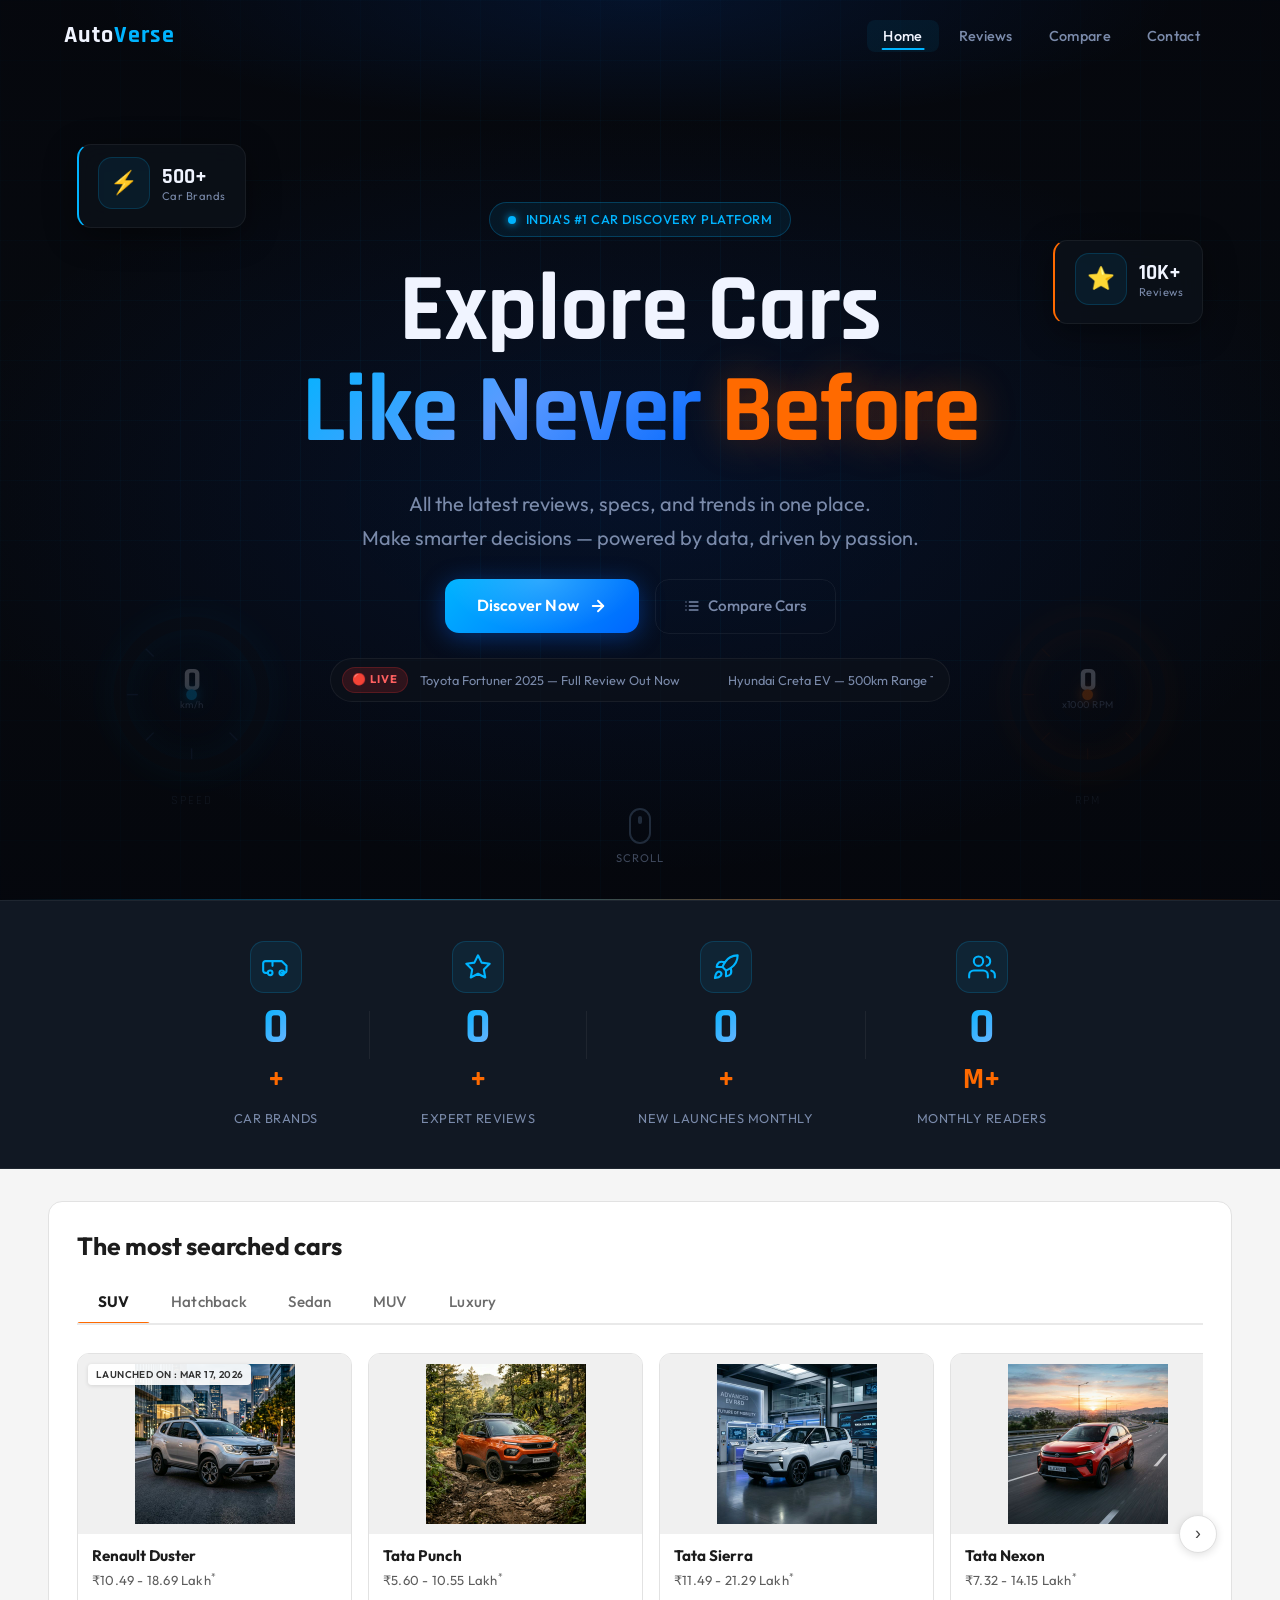
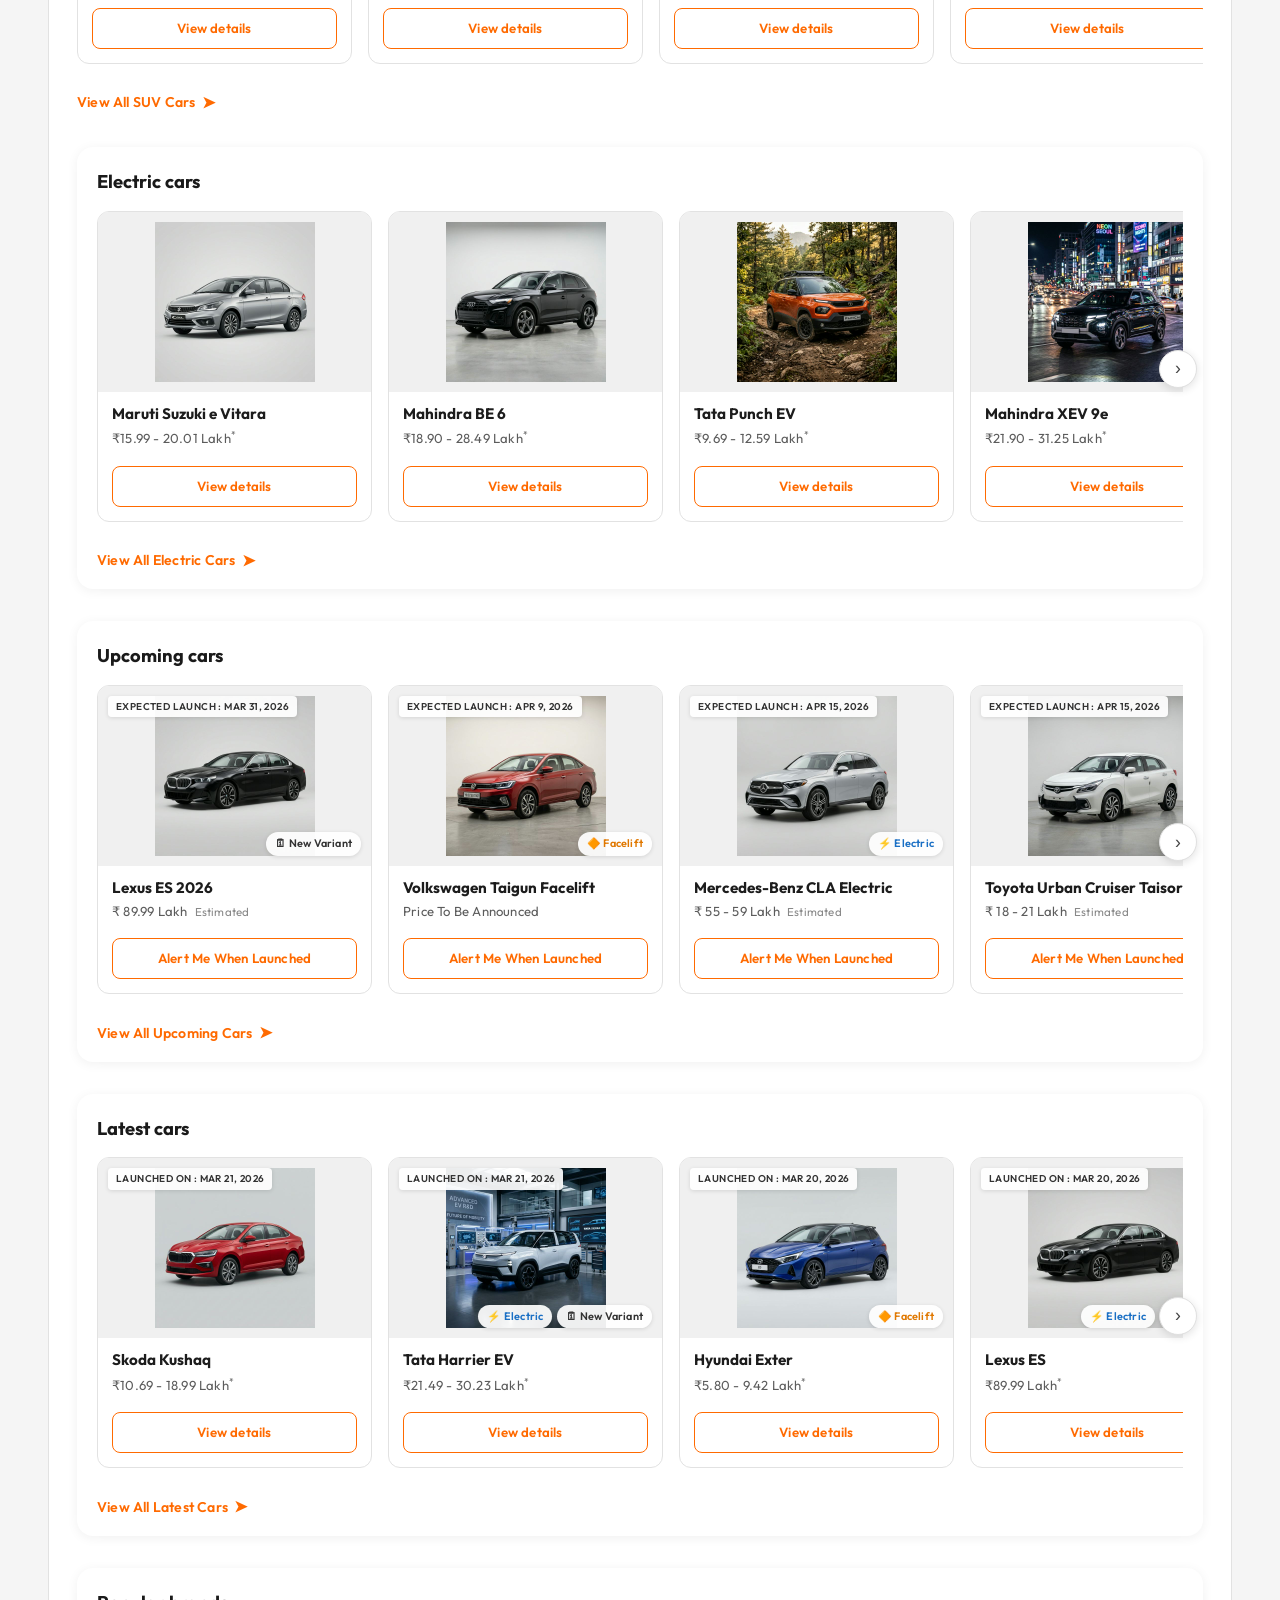
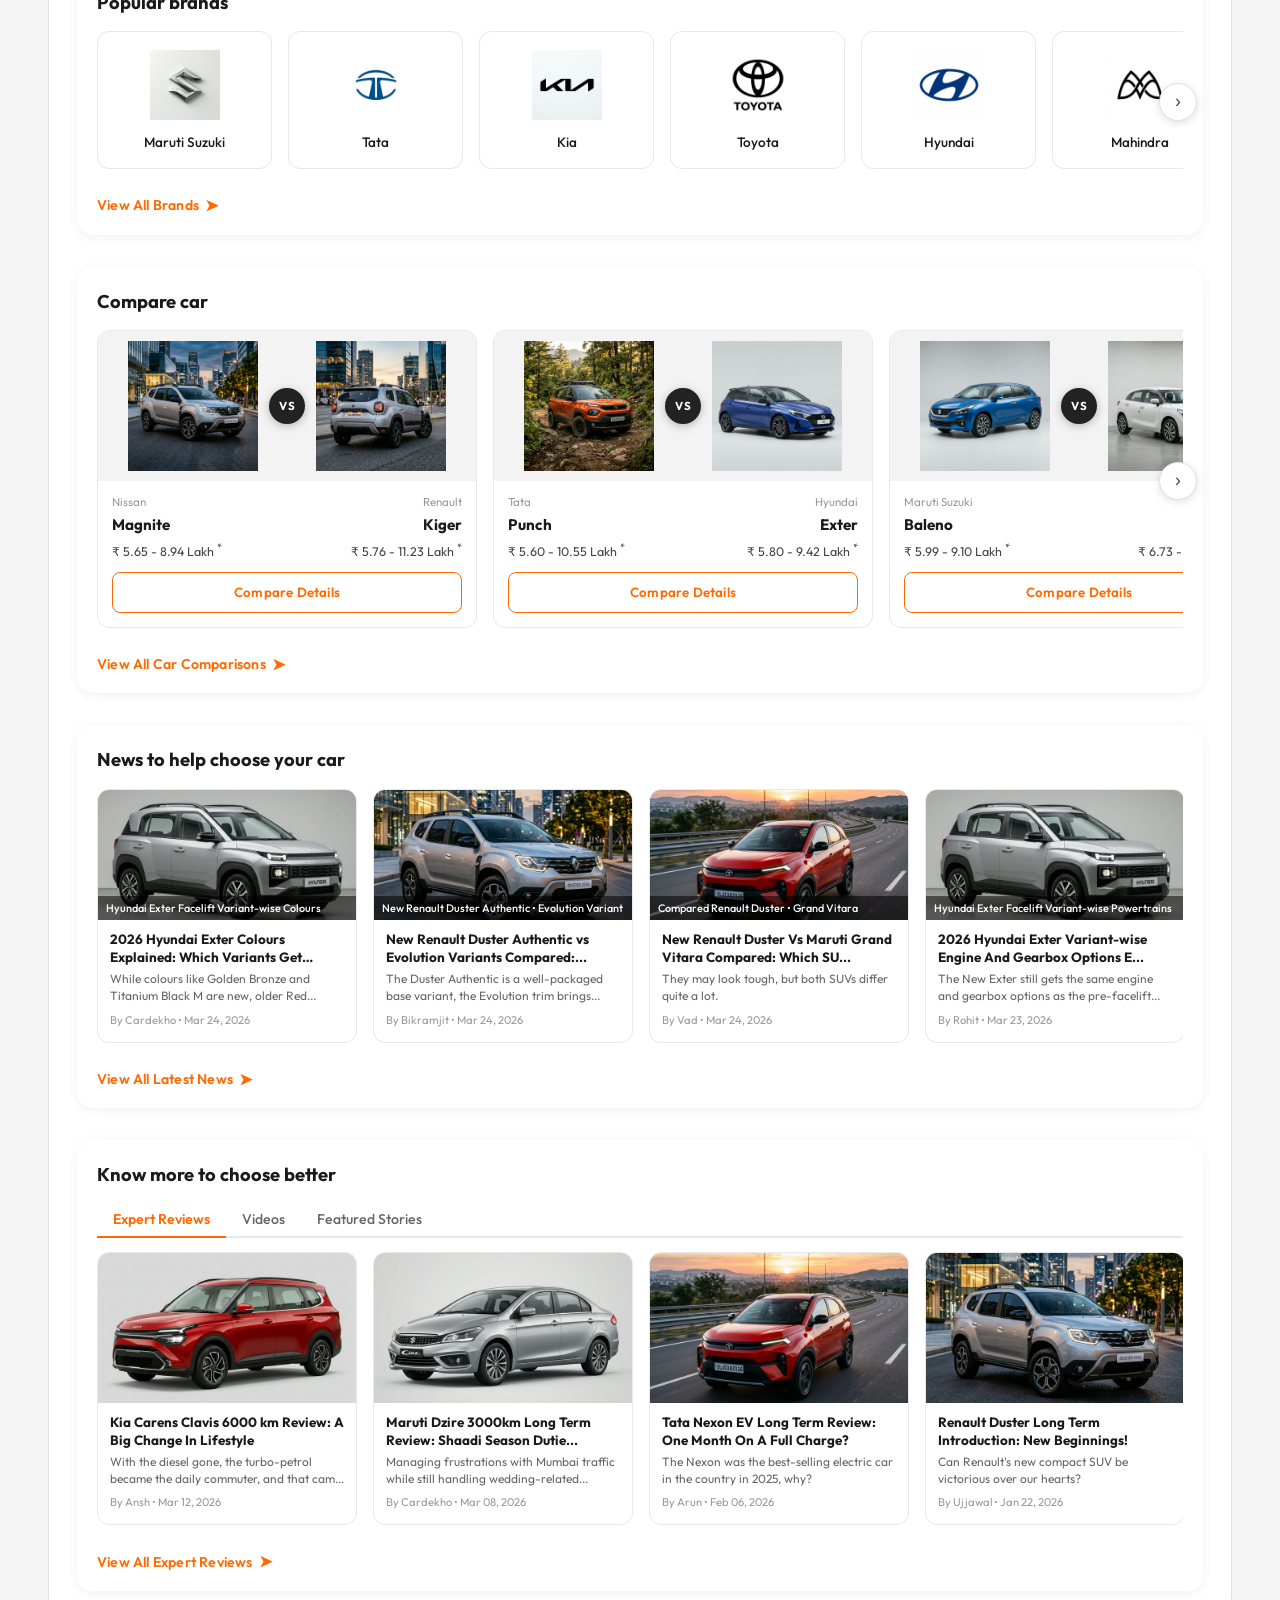
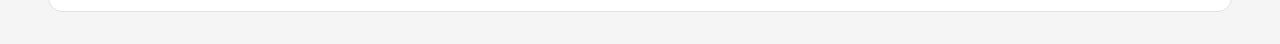
<file: index.html>
<!DOCTYPE html>
<html lang="en">
<head>
  <meta charset="UTF-8" />
  <meta name="viewport" content="width=device-width, initial-scale=1.0" />
  <meta name="description" content="Explore the latest car reviews, specs, comparisons, and trends. Your ultimate destination for everything automotive." />
  <title>AutoVerse — Explore Cars Like Never Before</title>
  <link rel="preconnect" href="https://fonts.googleapis.com" />
  <link rel="preconnect" href="https://fonts.gstatic.com" crossorigin />
  <link href="https://fonts.googleapis.com/css2?family=Outfit:wght@300;400;500;600;700;800;900&family=Rajdhani:wght@400;500;600;700&display=swap" rel="stylesheet" />
  <link rel="stylesheet" href="style.css" />
</head>
<body>

  <!-- ═══════════════════════ NAVBAR ═══════════════════════ -->
  <nav class="navbar" id="navbar">
    <div class="nav-container" style="display:flex; width:100%; align-items:center; justify-content:space-between;">
      <a href="#" class="nav-logo" id="site-logo">
        <span class="logo-text">Auto<span class="logo-accent">Verse</span></span>
      </a>

      <ul class="nav-links" id="nav-links">
        <li><a href="#" class="nav-link active">Home</a></li>
        <li><a href="#" class="nav-link">Reviews</a></li>
        <li><a href="#" class="nav-link">Compare</a></li>
        <li><a href="#" class="nav-link">Contact</a></li>
      </ul>
    </div>
  </nav>

  <!-- ═══════════════════════ HERO SECTION ═══════════════════════ -->
  <section class="hero" id="hero">

    <!--
      YOUTUBE VIDEO BACKGROUND
      Video: https://www.youtube.com/watch?v=vlDOjTaaEdA
      Starts at 5 seconds, autoplay, muted, looped, no controls.
      A dark overlay sits on top to keep text legible.
    -->
    <div class="yt-bg-wrapper" id="ytBgWrapper">
      <div id="ytPlayer"></div>
    </div>
    <!-- Dark cinematic overlay for text legibility -->
    <div class="yt-overlay"></div>

    <!-- HUD grid overlay -->
    <div class="hero-grid-overlay"></div>

    <!-- Gauges decoration -->
    <div class="gauge-container" aria-hidden="true">
      <div class="gauge gauge-left" id="gaugeLeft">
        <svg class="gauge-svg" viewBox="0 0 200 200" xmlns="http://www.w3.org/2000/svg">
          <circle class="gauge-track" cx="100" cy="100" r="80" fill="none" stroke="#0d1117" stroke-width="14"/>
          <circle class="gauge-fill gauge-fill-blue" id="gaugeLeftFill" cx="100" cy="100" r="80" fill="none" stroke="url(#blueGrad)" stroke-width="14"
            stroke-dasharray="502" stroke-dashoffset="502" stroke-linecap="round" transform="rotate(-225 100 100)"/>
          <defs>
            <linearGradient id="blueGrad" x1="0%" y1="0%" x2="100%" y2="0%">
              <stop offset="0%" stop-color="#00b4ff"/>
              <stop offset="100%" stop-color="#0066ff"/>
            </linearGradient>
          </defs>
          <!-- Tick marks -->
          <g class="gauge-ticks" stroke="#1e3a5f" stroke-width="1.5">
            <line x1="100" y1="28" x2="100" y2="40" transform="rotate(-225 100 100)"/>
            <line x1="100" y1="28" x2="100" y2="40" transform="rotate(-180 100 100)"/>
            <line x1="100" y1="28" x2="100" y2="40" transform="rotate(-135 100 100)"/>
            <line x1="100" y1="28" x2="100" y2="40" transform="rotate(-90 100 100)"/>
            <line x1="100" y1="28" x2="100" y2="40" transform="rotate(-45 100 100)"/>
          </g>
          <text x="100" y="95" text-anchor="middle" class="gauge-val" id="gaugeLeftVal">0</text>
          <text x="100" y="115" text-anchor="middle" class="gauge-label-text">km/h</text>
          <circle cx="100" cy="100" r="6" fill="#00b4ff" class="gauge-center-dot"/>
        </svg>
        <p class="gauge-caption">Speed</p>
      </div>

      <div class="gauge gauge-right" id="gaugeRight">
        <svg class="gauge-svg" viewBox="0 0 200 200" xmlns="http://www.w3.org/2000/svg">
          <circle class="gauge-track" cx="100" cy="100" r="80" fill="none" stroke="#0d1117" stroke-width="14"/>
          <circle class="gauge-fill" id="gaugeRightFill" cx="100" cy="100" r="80" fill="none" stroke="url(#orangeGrad)" stroke-width="14"
            stroke-dasharray="502" stroke-dashoffset="502" stroke-linecap="round" transform="rotate(-225 100 100)"/>
          <defs>
            <linearGradient id="orangeGrad" x1="0%" y1="0%" x2="100%" y2="0%">
              <stop offset="0%" stop-color="#ff6a00"/>
              <stop offset="100%" stop-color="#ffb347"/>
            </linearGradient>
          </defs>
          <g class="gauge-ticks" stroke="#3a1a0d" stroke-width="1.5">
            <line x1="100" y1="28" x2="100" y2="40" transform="rotate(-225 100 100)"/>
            <line x1="100" y1="28" x2="100" y2="40" transform="rotate(-180 100 100)"/>
            <line x1="100" y1="28" x2="100" y2="40" transform="rotate(-135 100 100)"/>
            <line x1="100" y1="28" x2="100" y2="40" transform="rotate(-90 100 100)"/>
            <line x1="100" y1="28" x2="100" y2="40" transform="rotate(-45 100 100)"/>
          </g>
          <text x="100" y="95" text-anchor="middle" class="gauge-val" id="gaugeRightVal">0</text>
          <text x="100" y="115" text-anchor="middle" class="gauge-label-text">x1000 RPM</text>
          <circle cx="100" cy="100" r="6" fill="#ff6a00" class="gauge-center-dot-orange"/>
        </svg>
        <p class="gauge-caption">RPM</p>
      </div>
    </div>

    <!-- Data stream lines decoration -->
    <div class="data-lines" aria-hidden="true">
      <div class="data-line dl-1"></div>
      <div class="data-line dl-2"></div>
      <div class="data-line dl-3"></div>
      <div class="data-line dl-4"></div>
      <div class="data-line dl-5"></div>
    </div>

    <!-- Floating stats -->
    <div class="floating-stat stat-top-left" id="statBrand">
      <span class="stat-icon">⚡</span>
      <div>
        <span class="stat-value">500+</span>
        <span class="stat-label">Car Brands</span>
      </div>
    </div>

    <div class="floating-stat stat-top-right" id="statReviews">
      <span class="stat-icon">⭐</span>
      <div>
        <span class="stat-value">10K+</span>
        <span class="stat-label">Reviews</span>
      </div>
    </div>

    <!-- Hero content -->
    <div class="hero-content" id="hero-content">
      <div class="hero-badge" id="hero-badge">
        <span class="badge-dot"></span>
        <span>India's #1 Car Discovery Platform</span>
      </div>

      <h1 class="hero-title" id="hero-title">
        Explore Cars<br/>
        <span class="title-gradient">Like Never</span>
        <span class="title-accent"> Before</span>
      </h1>

      <p class="hero-sub" id="hero-sub">
        All the latest reviews, specs, and trends in one place.<br class="hide-mobile"/>
        Make smarter decisions — powered by data, driven by passion.
      </p>

      <div class="hero-actions" id="hero-actions">
        <a href="#" class="btn-primary" id="cta-discover">
          <span class="btn-text">Discover Now</span>
          <span class="btn-icon">
            <svg xmlns="http://www.w3.org/2000/svg" viewBox="0 0 24 24" fill="none" stroke="currentColor" stroke-width="2.5" stroke-linecap="round" stroke-linejoin="round" width="18" height="18">
              <path d="M5 12h14"/><path d="m12 5 7 7-7 7"/>
            </svg>
          </span>
          <div class="btn-glow"></div>
        </a>
        <a href="#" class="btn-secondary" id="cta-compare">
          <svg xmlns="http://www.w3.org/2000/svg" viewBox="0 0 24 24" fill="none" stroke="currentColor" stroke-width="2" stroke-linecap="round" stroke-linejoin="round" width="16" height="16">
            <path d="M8 6h13M8 12h13M8 18h13M3 6h.01M3 12h.01M3 18h.01"/>
          </svg>
          Compare Cars
        </a>
      </div>

      <!-- Live ticker -->
      <div class="live-ticker" id="live-ticker">
        <span class="ticker-label">🔴 LIVE</span>
        <div class="ticker-track">
          <div class="ticker-items" id="tickerItems">
            <span>Toyota Fortuner 2025 — Full Review Out Now</span>
            <span>Hyundai Creta EV — 500km Range Tested</span>
            <span>Mahindra BE 6e — Launch Price Revealed</span>
            <span>Tata Punch vs WagonR — Which wins?</span>
            <span>BYD ATTO 3 — India Price Comparison</span>
          </div>
        </div>
      </div>
    </div>

    <!-- Scroll cue -->
    <div class="scroll-cue" id="scroll-cue" aria-label="Scroll down">
      <div class="scroll-mouse">
        <div class="scroll-wheel"></div>
      </div>
      <span>Scroll</span>
    </div>
  </section>

  <!-- ═══════════════════════ QUICK STATS BAR ═══════════════════════ -->
  <section class="stats-bar" id="stats-bar">
    <div class="stats-container">
      <div class="stat-item">
        <span class="stat-icon">
          <svg xmlns="http://www.w3.org/2000/svg" viewBox="0 0 24 24" fill="none" stroke="currentColor" stroke-width="1.8" stroke-linecap="round" stroke-linejoin="round" width="28" height="28">
            <path d="M5 17H3a2 2 0 0 1-2-2V9a2 2 0 0 1 2-2h14l4 4v4a2 2 0 0 1-2 2h-2"/>
            <circle cx="7" cy="17" r="2"/><circle cx="17" cy="17" r="2"/>
            <path d="M9 11V7"/>
          </svg>
        </span>
        <span class="stat-num" data-target="500">0</span><span class="stat-unit">+</span>
        <span class="stat-desc">Car Brands</span>
      </div>
      <div class="stat-divider"></div>
      <div class="stat-item">
        <span class="stat-icon">
          <svg xmlns="http://www.w3.org/2000/svg" viewBox="0 0 24 24" fill="none" stroke="currentColor" stroke-width="1.8" stroke-linecap="round" stroke-linejoin="round" width="28" height="28">
            <polygon points="12 2 15.09 8.26 22 9.27 17 14.14 18.18 21.02 12 17.77 5.82 21.02 7 14.14 2 9.27 8.91 8.26 12 2"/>
          </svg>
        </span>
        <span class="stat-num" data-target="10000">0</span><span class="stat-unit">+</span>
        <span class="stat-desc">Expert Reviews</span>
      </div>
      <div class="stat-divider"></div>
      <div class="stat-item">
        <span class="stat-icon">
          <svg xmlns="http://www.w3.org/2000/svg" viewBox="0 0 24 24" fill="none" stroke="currentColor" stroke-width="1.8" stroke-linecap="round" stroke-linejoin="round" width="28" height="28">
            <path d="M4.5 16.5c-1.5 1.26-2 5-2 5s3.74-.5 5-2c.71-.84.7-2.13-.09-2.91a2.18 2.18 0 0 0-2.91-.09z"/>
            <path d="m12 15-3-3a22 22 0 0 1 2-3.95A12.88 12.88 0 0 1 22 2c0 2.72-.78 7.5-6 11a22.35 22.35 0 0 1-4 2z"/>
            <path d="M9 12H4s.55-3.03 2-4c1.62-1.08 5 0 5 0"/>
            <path d="M12 15v5s3.03-.55 4-2c1.08-1.62 0-5 0-5"/>
          </svg>
        </span>
        <span class="stat-num" data-target="50">0</span><span class="stat-unit">+</span>
        <span class="stat-desc">New Launches Monthly</span>
      </div>
      <div class="stat-divider"></div>
      <div class="stat-item">
        <span class="stat-icon">
          <svg xmlns="http://www.w3.org/2000/svg" viewBox="0 0 24 24" fill="none" stroke="currentColor" stroke-width="1.8" stroke-linecap="round" stroke-linejoin="round" width="28" height="28">
            <path d="M17 21v-2a4 4 0 0 0-4-4H5a4 4 0 0 0-4 4v2"/>
            <circle cx="9" cy="7" r="4"/>
            <path d="M23 21v-2a4 4 0 0 0-3-3.87"/>
            <path d="M16 3.13a4 4 0 0 1 0 7.75"/>
          </svg>
        </span>
        <span class="stat-num" data-target="2">0</span><span class="stat-unit">M+</span>
        <span class="stat-desc">Monthly Readers</span>
      </div>
    </div>
  </section>

  <!-- ═══════════════════════ MOST SEARCHED CARS ═══════════════════════ -->
  <section class="most-searched" id="most-searched">
    <div class="ms-container">
      <h2 class="ms-title">The most searched cars</h2>
      <div class="ms-tabs"></div>
      <div class="ms-panels-wrap">
        <div class="ms-panels-container"></div>
      </div>
    </div>
  </section>



  <!-- YouTube IFrame API -->
  <script src="https://www.youtube.com/iframe_api"></script>
  <script>
    // ── YouTube Background Player ──────────────────────────────
    var ytPlayer;

    // Called automatically by the YT IFrame API when ready
    function onYouTubeIframeAPIReady() {
      ytPlayer = new YT.Player('ytPlayer', {
        videoId: 'vlDOjTaaEdA',
        playerVars: {
          autoplay:        1,
          mute:            1,
          loop:            1,
          playlist:        'vlDOjTaaEdA', // required for loop to work
          start:           5,             // start at 5 seconds
          controls:        0,
          disablekb:       1,
          fs:              0,
          iv_load_policy:  3,
          modestbranding:  1,
          rel:             0,
          showinfo:        0,
          cc_load_policy:  0,
          origin:          window.location.origin,
        },
        events: {
          onReady: function (e) {
            e.target.mute();
            e.target.playVideo();
          },
          onStateChange: function (e) {
            // Ensure video keeps playing (some browsers pause after loop)
            if (e.data === YT.PlayerState.ENDED) {
              e.target.seekTo(5);
              e.target.playVideo();
            }
            // Remove any grey placeholder once video starts buffering
            if (e.data === YT.PlayerState.PLAYING ||
                e.data === YT.PlayerState.BUFFERING) {
              document.getElementById('ytBgWrapper').classList.add('yt-ready');
            }
          }
        }
      });
    }
  </script>
  <script src="hero.js"></script>
  <script src="most-searched.js"></script>
</body>
</html>
</file>
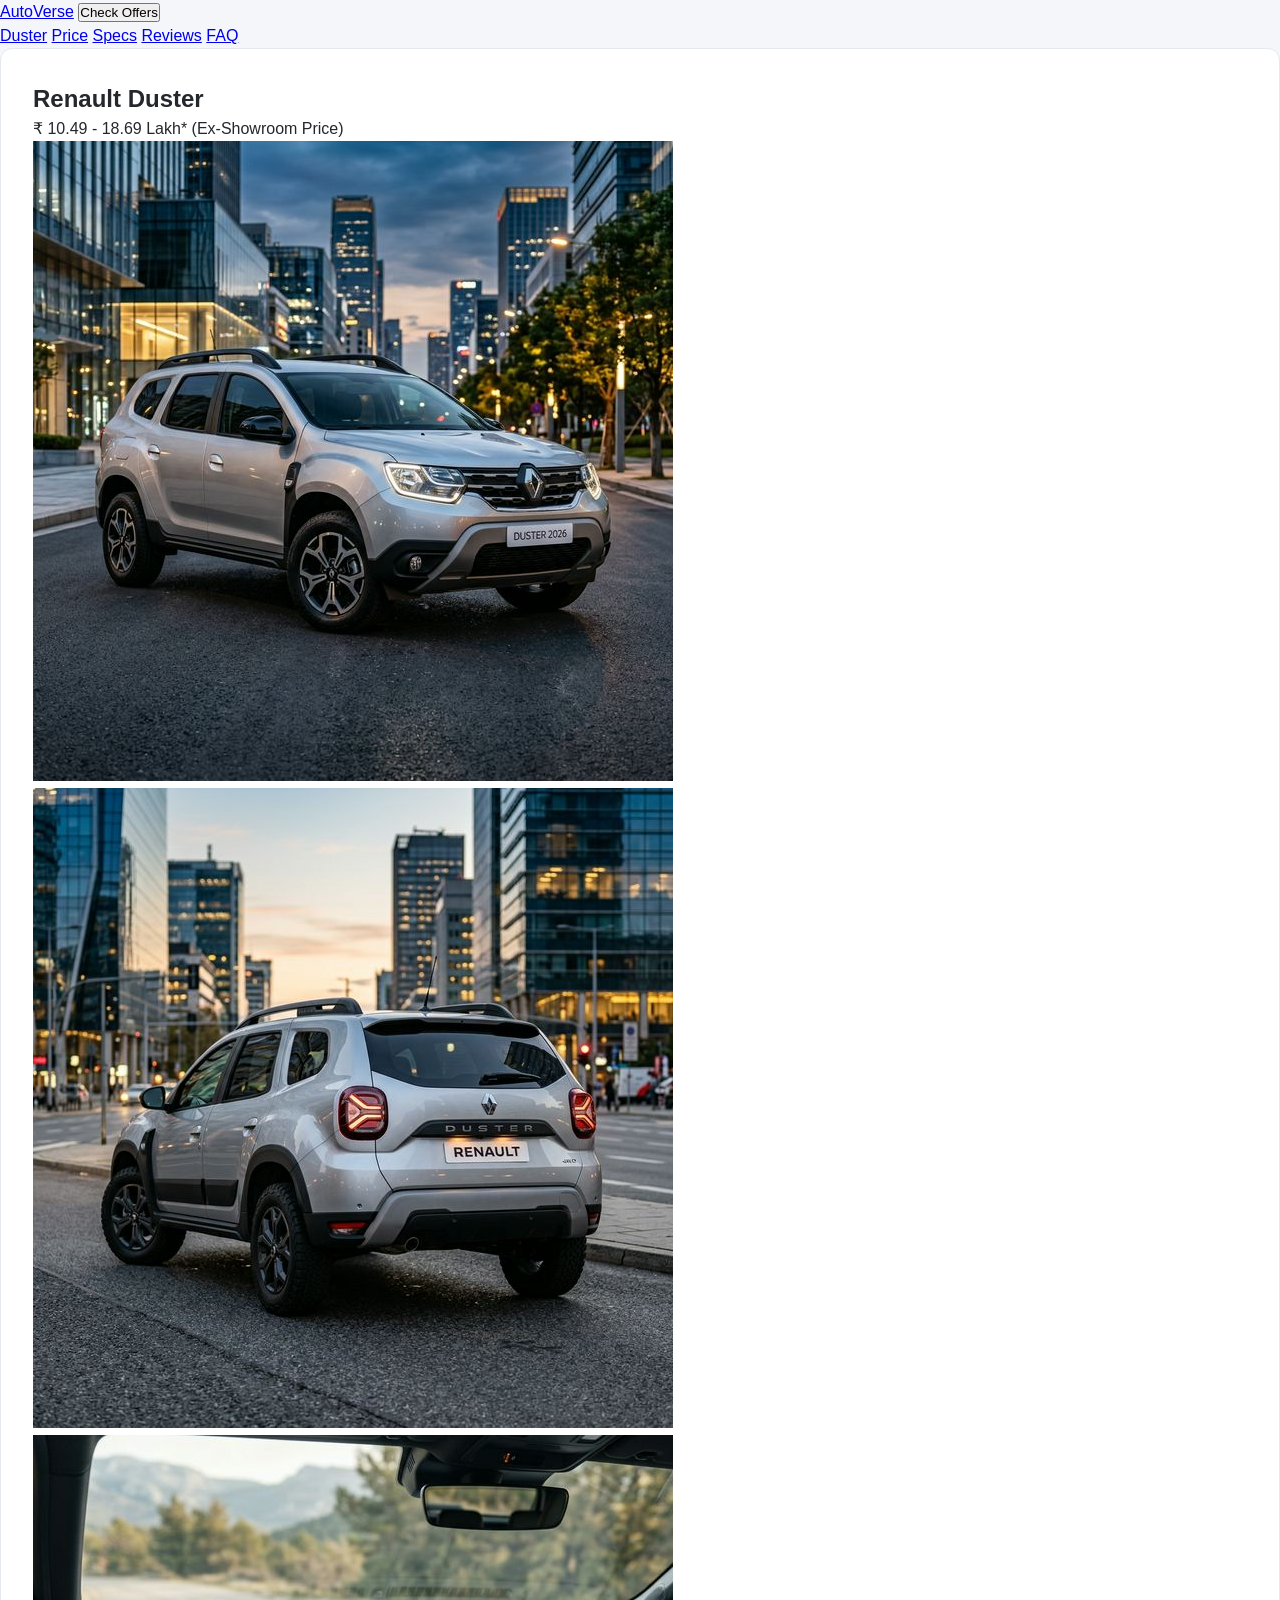
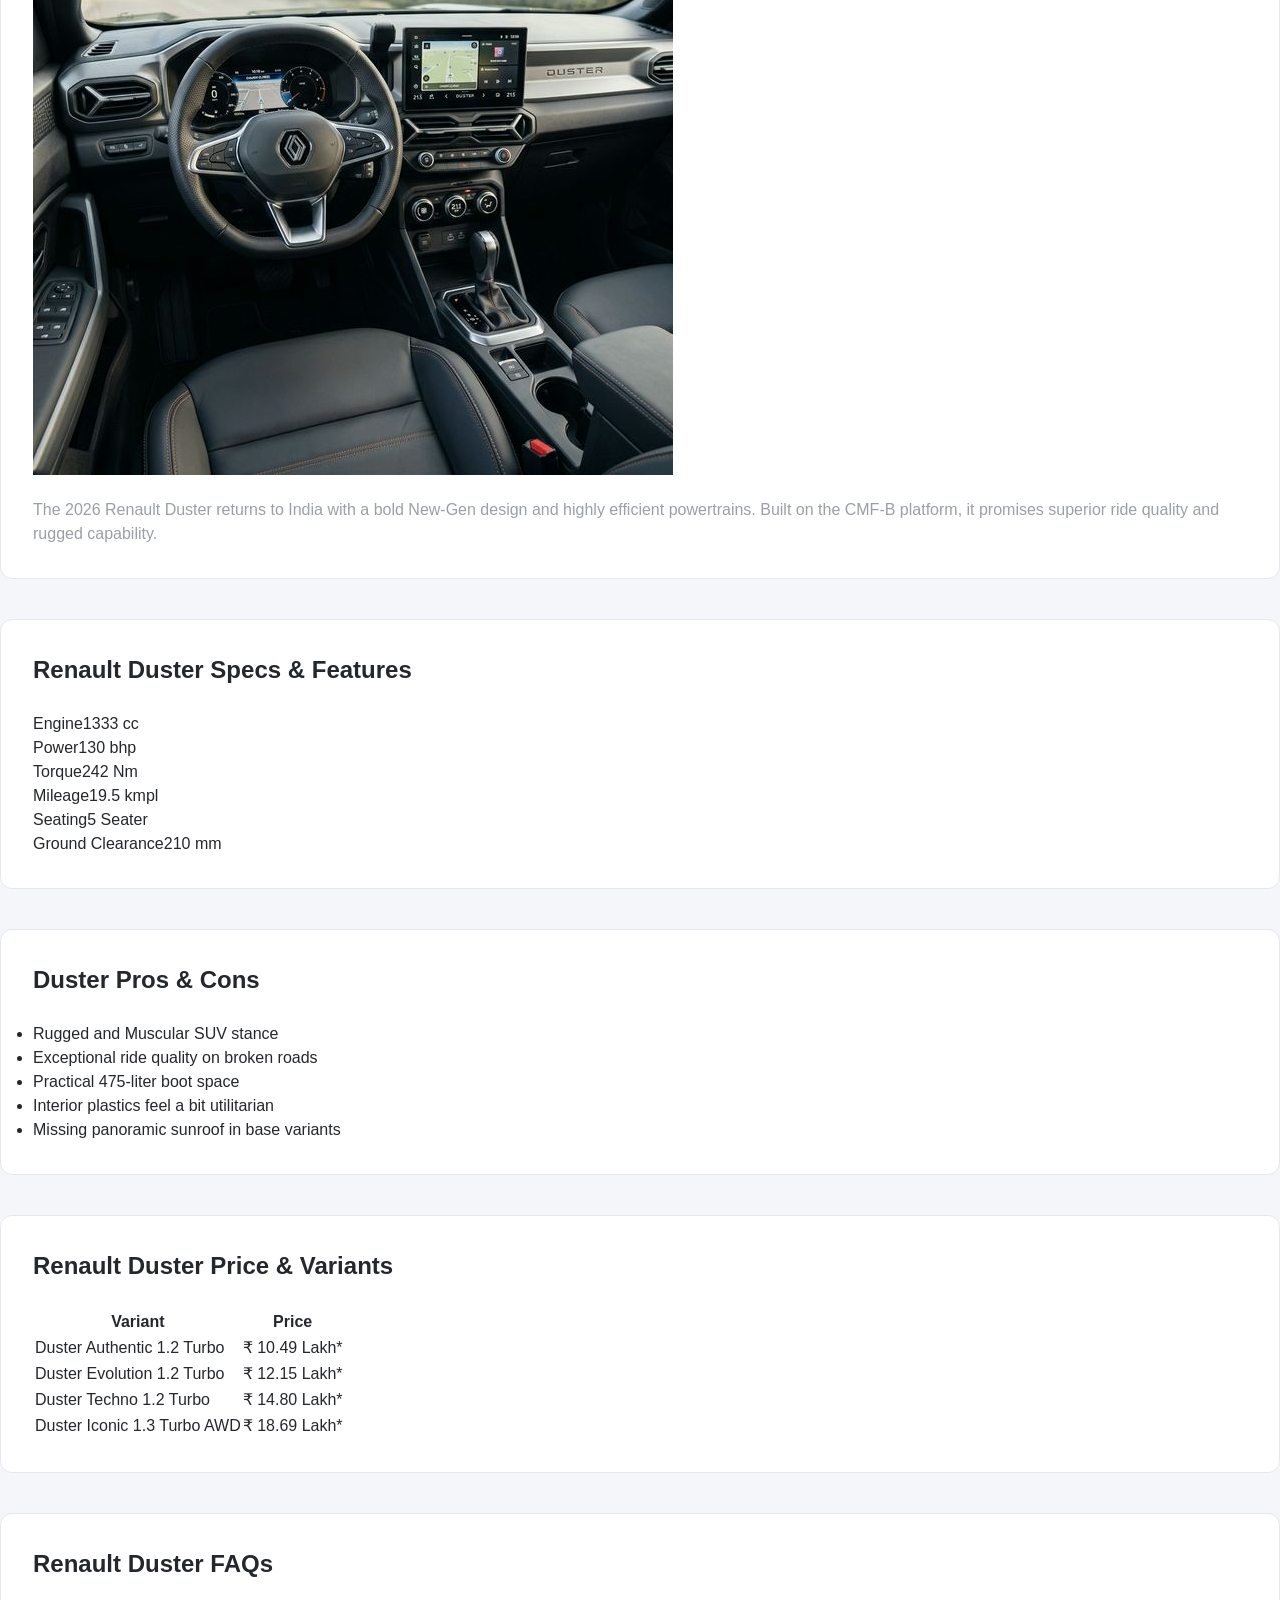
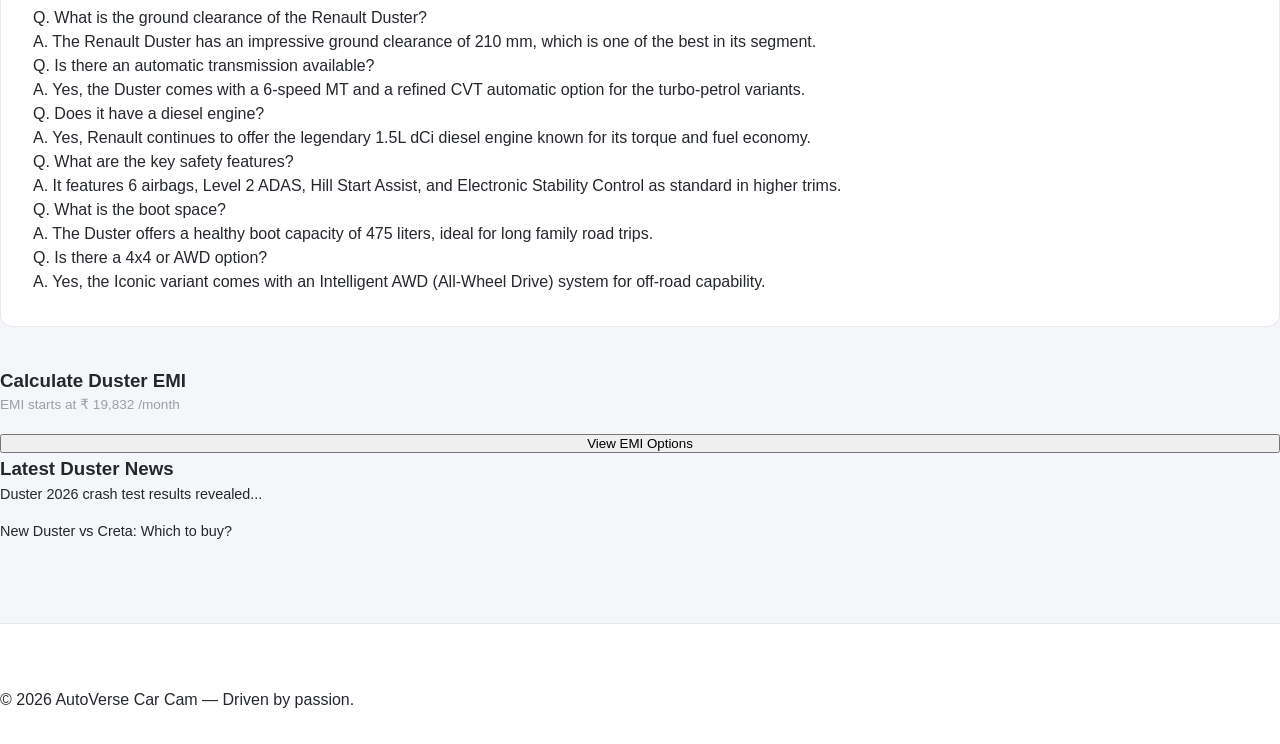
<file: blog/renault-duster-backup.html>
<!DOCTYPE html>
<html lang="en">
<head>
    <meta charset="UTF-8"><meta name="viewport" content="width=device-width, initial-scale=1.0">
    <title>Renault Duster Price, Specs, Review & Images | AutoVerse</title>
    <link rel="stylesheet" href="blog-style.css">
</head>
<body>
    <nav class="blog-nav">
        <a href="../index.html">Auto<span>Verse</span></a>
        <button class="cta-main">Check Offers</button>
    </nav>

    <div class="sticky-tabs">
        <div class="tab-list">
            <a href="#overview" class="active">Duster</a>
            <a href="#variants">Price</a>
            <a href="#specs">Specs</a>
            <a href="#reviews">Reviews</a>
            <a href="#faq">FAQ</a>
        </div>
    </div>

    <div class="blog-main">
        <div class="blog-content-left">
            <!-- Hero -->
            <section id="overview">
                <div class="hero-header">
                    <div>
                        <h1>Renault Duster</h1>
                        <div class="price-box">₹ 10.49 - 18.69 Lakh* <span class="price-muted">(Ex-Showroom Price)</span></div>
                    </div>
                </div>
                <img src="../images/renault-duster.png" class="gallery-main" alt="Duster Front">
                <div class="gallery-grid">
                    <img src="../images/renault-duster-2.png" alt="Duster Rear">
                    <img src="../images/renault-duster-3.png" alt="Duster Interior">
                </div>
                <p style="margin-top:1rem; color:var(--text-muted);">The 2026 Renault Duster returns to India with a bold New-Gen design and highly efficient powertrains. Built on the CMF-B platform, it promises superior ride quality and rugged capability.</p>
            </section>

            <!-- Specs Grid -->
            <section id="specs">
                <h2 style="margin-bottom:1.5rem;">Renault Duster Specs & Features</h2>
                <div class="spec-grid-dk">
                    <div class="spec-box"><span class="label">Engine</span><span class="val">1333 cc</span></div>
                    <div class="spec-box"><span class="label">Power</span><span class="val">130 bhp</span></div>
                    <div class="spec-box"><span class="label">Torque</span><span class="val">242 Nm</span></div>
                    <div class="spec-box"><span class="label">Mileage</span><span class="val">19.5 kmpl</span></div>
                    <div class="spec-box"><span class="label">Seating</span><span class="val">5 Seater</span></div>
                    <div class="spec-box"><span class="label">Ground Clearance</span><span class="val">210 mm</span></div>
                </div>
            </section>

            <!-- Pros & Cons -->
            <section>
                <h2 style="margin-bottom:1.5rem;">Duster Pros & Cons</h2>
                <div class="pros-cons">
                    <div class="pros">
                        <ul class="pc-list">
                            <li>Rugged and Muscular SUV stance</li>
                            <li>Exceptional ride quality on broken roads</li>
                            <li>Practical 475-liter boot space</li>
                        </ul>
                    </div>
                    <div class="cons">
                        <ul class="pc-list">
                            <li>Interior plastics feel a bit utilitarian</li>
                            <li>Missing panoramic sunroof in base variants</li>
                        </ul>
                    </div>
                </div>
            </section>

            <!-- Variants -->
            <section id="variants">
                <h2 style="margin-bottom:1.5rem;">Renault Duster Price & Variants</h2>
                <table class="variant-table">
                    <thead><tr><th>Variant</th><th>Price</th></tr></thead>
                    <tbody>
                        <tr><td class="v-name">Duster Authentic 1.2 Turbo</td><td class="v-price">₹ 10.49 Lakh*</td></tr>
                        <tr><td class="v-name">Duster Evolution 1.2 Turbo</td><td class="v-price">₹ 12.15 Lakh*</td></tr>
                        <tr><td class="v-name">Duster Techno 1.2 Turbo</td><td class="v-price">₹ 14.80 Lakh*</td></tr>
                        <tr><td class="v-name">Duster Iconic 1.3 Turbo AWD</td><td class="v-price">₹ 18.69 Lakh*</td></tr>
                    </tbody>
                </table>
            </section>

            <!-- FAQ -->
            <section id="faq">
                <h2 style="margin-bottom:1.5rem;">Renault Duster FAQs</h2>
                <div class="faq-box"><span class="faq-q">Q. What is the ground clearance of the Renault Duster?</span><p class="faq-a">A. The Renault Duster has an impressive ground clearance of 210 mm, which is one of the best in its segment.</p></div>
                <div class="faq-box"><span class="faq-q">Q. Is there an automatic transmission available?</span><p class="faq-a">A. Yes, the Duster comes with a 6-speed MT and a refined CVT automatic option for the turbo-petrol variants.</p></div>
                <div class="faq-box"><span class="faq-q">Q. Does it have a diesel engine?</span><p class="faq-a">A. Yes, Renault continues to offer the legendary 1.5L dCi diesel engine known for its torque and fuel economy.</p></div>
                <div class="faq-item" style="display:none;"></div> <!-- Placeholder to match requested count -->
                <div class="faq-box"><span class="faq-q">Q. What are the key safety features?</span><p class="faq-a">A. It features 6 airbags, Level 2 ADAS, Hill Start Assist, and Electronic Stability Control as standard in higher trims.</p></div>
                <div class="faq-box"><span class="faq-q">Q. What is the boot space?</span><p class="faq-a">A. The Duster offers a healthy boot capacity of 475 liters, ideal for long family road trips.</p></div>
                <div class="faq-box"><span class="faq-q">Q. Is there a 4x4 or AWD option?</span><p class="faq-a">A. Yes, the Iconic variant comes with an Intelligent AWD (All-Wheel Drive) system for off-road capability.</p></div>
            </section>
        </div>

        <aside class="sticky-sidebar">
            <div class="sidebar-card">
                <h3>Calculate Duster EMI</h3>
                <p style="font-size:0.85rem; color:var(--text-muted); margin-bottom:1rem;">EMI starts at ₹ 19,832 /month</p>
                <button class="cta-main" style="width:100%;">View EMI Options</button>
            </div>
            <div class="sidebar-card">
                <h3>Latest Duster News</h3>
                <ul style="list-style:none; font-size:0.9rem;">
                    <li style="margin-bottom:1rem;"><a href="#" style="color:var(--accent-blue); text-decoration:none;">Duster 2026 crash test results revealed...</a></li>
                    <li><a href="#" style="color:var(--accent-blue); text-decoration:none;">New Duster vs Creta: Which to buy?</a></li>
                </ul>
            </div>
        </aside>
    </div>

    <footer><p>&copy; 2026 AutoVerse Car Cam — Driven by passion.</p></footer>
</body></html>
</file>
<file: style.css>
/* ═══════════════════════════════════════════════════════════════
   AutoVerse — Hero Section Stylesheet
   Design: Dark theme · Neon Blue & Orange accents
   Font: Outfit + Rajdhani
═══════════════════════════════════════════════════════════════ */

/* ── Custom Properties ── */
:root {
  --blue:        #00b4ff;
  --blue-dark:   #0066ff;
  --blue-glow:   rgba(0, 180, 255, 0.3);
  --orange:      #ff6a00;
  --orange-mid:  #ffb347;
  --orange-glow: rgba(255, 106, 0, 0.3);

  --bg-base:     #080b10;
  --bg-card:     #0d121a;
  --bg-surface:  #111823;
  --bg-border:   rgba(255,255,255,0.06);

  --text-primary: #f0f4ff;
  --text-secondary: #7a8aaa;
  --text-muted:   #3d4e66;

  --font-body:    'Outfit', sans-serif;
  --font-display: 'Rajdhani', sans-serif;

  --ease-out: cubic-bezier(0.16, 1, 0.3, 1);
  --ease-bounce: cubic-bezier(0.34, 1.56, 0.64, 1);
}

/* ── Reset & Base ── */
*, *::before, *::after {
  box-sizing: border-box;
  margin: 0;
  padding: 0;
}

html {
  scroll-behavior: smooth;
  overflow-x: hidden;
}

body {
  font-family: var(--font-body);
  background: var(--bg-base);
  color: var(--text-primary);
  line-height: 1.6;
  overflow-x: hidden;
  -webkit-font-smoothing: antialiased;
}

/* ════════════════════════════════════════
   NAVBAR
════════════════════════════════════════ */
.navbar {
  position: fixed;
  top: 0;
  left: 0;
  right: 0;
  z-index: 1000;
  padding: 0 clamp(1.5rem, 5vw, 4rem);
  height: 72px;
  display: flex;
  align-items: center;
  transition: background 0.4s var(--ease-out), backdrop-filter 0.4s;
  border-bottom: 1px solid transparent;
}

.navbar.scrolled {
  background: rgba(8, 11, 16, 0.88);
  backdrop-filter: blur(20px);
  border-bottom-color: var(--bg-border);
}

.nav-container {
  display: flex;
  align-items: center;
  width: 100%;
  max-width: 1400px;
  margin: 0 auto;
  gap: 2rem;
}

/* Logo */
.nav-logo {
  display: flex;
  align-items: center;
  gap: 0.6rem;
  text-decoration: none;
  flex-shrink: 0;
}

.logo-icon svg {
  filter: drop-shadow(0 0 6px var(--blue));
}

.logo-text {
  font-family: var(--font-display);
  font-size: 1.5rem;
  font-weight: 700;
  color: var(--text-primary);
  letter-spacing: 1px;
}

.logo-accent {
  color: var(--blue);
}

/* Nav Links */
.nav-links {
  display: flex;
  list-style: none;
  gap: 0.25rem;
  margin-left: auto;
}

.nav-link {
  color: var(--text-secondary);
  text-decoration: none;
  font-size: 0.9rem;
  font-weight: 500;
  padding: 0.45rem 1rem;
  border-radius: 8px;
  transition: color 0.25s, background 0.25s;
  letter-spacing: 0.3px;
  position: relative;
}

.nav-link::after {
  content: '';
  position: absolute;
  bottom: 2px;
  left: 50%;
  transform: translateX(-50%);
  width: 0;
  height: 2px;
  background: var(--blue);
  border-radius: 2px;
  transition: width 0.3s var(--ease-out);
}

.nav-link:hover,
.nav-link.active {
  color: var(--text-primary);
  background: rgba(0,180,255,0.07);
}

.nav-link.active::after,
.nav-link:hover::after {
  width: 60%;
}

/* Nav actions */
.nav-actions {
  display: flex;
  align-items: center;
  gap: 0.75rem;
  margin-left: 1rem;
}

.nav-cta {
  display: flex;
  align-items: center;
  justify-content: center;
  width: 38px;
  height: 38px;
  border-radius: 10px;
  background: rgba(0,180,255,0.1);
  border: 1px solid rgba(0,180,255,0.2);
  color: var(--blue);
  text-decoration: none;
  transition: background 0.25s, transform 0.2s, box-shadow 0.25s;
}

.nav-cta:hover {
  background: rgba(0,180,255,0.2);
  box-shadow: 0 0 16px var(--blue-glow);
  transform: scale(1.05);
}

.hamburger {
  display: none;
  flex-direction: column;
  gap: 5px;
  background: none;
  border: none;
  cursor: pointer;
  padding: 6px;
}

.hamburger span {
  display: block;
  width: 24px;
  height: 2px;
  background: var(--text-primary);
  border-radius: 2px;
  transition: 0.3s;
}

/* ════════════════════════════════════════
   HERO SECTION
════════════════════════════════════════ */
.hero {
  position: relative;
  min-height: 100svh;
  width: 100%;
  display: flex;
  flex-direction: column;
  align-items: center;
  justify-content: center;
  overflow: hidden;
  padding: 100px clamp(1.5rem, 6vw, 5rem) 6rem;
}

/* Canvas particle background */
.hero-canvas {
  position: absolute;
  inset: 0;
  width: 100%;
  height: 100%;
  z-index: 0;
  pointer-events: none;
}

/* Optional real video background (uncomment in HTML to activate) */
.hero-video-bg {
  position: absolute;
  inset: 0;
  width: 100%;
  height: 100%;
  object-fit: cover;
  object-position: center;
  z-index: 0;
  pointer-events: none;
  /* Darken the video so text stays legible */
  filter: brightness(0.38) saturate(1.4);
}

/* ── YouTube Video Background (full-width hero) ── */
.yt-bg-wrapper {
  position: absolute;
  inset: 0;
  z-index: 0;
  overflow: hidden;
  pointer-events: none;
  background: #060a10;      /* dark fallback while buffering */
  opacity: 0;
  transition: opacity 1.4s ease;
}

.yt-bg-wrapper.yt-ready {
  opacity: 1;
}

/* Scale the iframe to always fill the full hero — cover behaviour */
.yt-bg-wrapper #ytPlayer,
.yt-bg-wrapper iframe {
  position: absolute;
  top: 50%;
  left: 50%;
  /* Ensure 16:9 video covers ANY viewport size */
  width: 100vw;
  height: 56.25vw;   /* 100vw ÷ 16 × 9 */
  min-height: 100vh;
  min-width: 177.78vh; /* 100vh ÷ 9 × 16 */
  transform: translate(-50%, -50%);
  border: 0;
  pointer-events: none;
}

/* Cinematic dark gradient overlay — keeps text/HUD legible */
.yt-overlay {
  position: absolute;
  inset: 0;
  z-index: 1;
  pointer-events: none;
  background: linear-gradient(
    to bottom,
    rgba(4,  6, 12, 0.70) 0%,
    rgba(4,  6, 12, 0.40) 35%,
    rgba(4,  6, 12, 0.50) 70%,
    rgba(4,  6, 12, 0.82) 100%
  );
}

/* Neon colour grade on top of the video */
.yt-overlay::after {
  content: '';
  position: absolute;
  inset: 0;
  background: radial-gradient(
    ellipse 80% 60% at 50% 55%,
    rgba(0, 70, 200, 0.14) 0%,
    transparent 70%
  );
}

/* Grid overlay */

.hero-grid-overlay {
  position: absolute;
  inset: 0;
  z-index: 1;
  pointer-events: none;
  background-image:
    linear-gradient(rgba(0,180,255,0.04) 1px, transparent 1px),
    linear-gradient(90deg, rgba(0,180,255,0.04) 1px, transparent 1px);
  background-size: 60px 60px;
  mask-image: radial-gradient(ellipse 80% 80% at 50% 50%, black 30%, transparent 100%);
}

/* ─ Gauge decorations ─ */
.gauge-container {
  position: absolute;
  inset: 0;
  pointer-events: none;
  z-index: 2;
  display: flex;
  align-items: flex-end;
  justify-content: space-between;
  padding: 0 clamp(2rem, 8vw, 8rem);
  padding-bottom: clamp(4rem, 10vh, 8rem);
}

.gauge {
  display: flex;
  flex-direction: column;
  align-items: center;
  gap: 0.4rem;
  opacity: 0.22;
  transition: opacity 0.4s;
}

.gauge:hover { opacity: 0.5; }

.gauge-svg {
  width: clamp(100px, 14vw, 190px);
  height: clamp(100px, 14vw, 190px);
  filter: drop-shadow(0 0 15px var(--blue-glow));
}

.gauge-right .gauge-svg {
  filter: drop-shadow(0 0 15px var(--orange-glow));
}

.gauge-track {
  stroke: #0d1117;
  stroke-width: 14;
}

.gauge-fill {
  transition: stroke-dashoffset 2.5s var(--ease-out);
}

.gauge-val {
  font-family: var(--font-display);
  font-size: 38px;
  font-weight: 700;
  fill: var(--text-primary);
  letter-spacing: -1px;
}

.gauge-label-text {
  font-family: var(--font-body);
  font-size: 11px;
  fill: var(--text-secondary);
  letter-spacing: 0.5px;
}

.gauge-center-dot {
  filter: drop-shadow(0 0 6px var(--blue));
}

.gauge-center-dot-orange {
  fill: var(--orange);
  filter: drop-shadow(0 0 6px var(--orange));
}

.gauge-caption {
  font-family: var(--font-display);
  font-size: 0.75rem;
  letter-spacing: 2px;
  text-transform: uppercase;
  color: var(--text-muted);
}

/* ─ Data stream lines ─ */
.data-lines {
  position: absolute;
  inset: 0;
  z-index: 1;
  pointer-events: none;
  overflow: hidden;
}

.data-line {
  position: absolute;
  height: 1px;
  border-radius: 1px;
  animation: scanLine 4s linear infinite;
  opacity: 0;
}

.dl-1 {
  width: 200px;
  top: 20%;
  left: -200px;
  background: linear-gradient(90deg, transparent, var(--blue), transparent);
  animation-delay: 0s;
  animation-duration: 5s;
}

.dl-2 {
  width: 150px;
  top: 40%;
  left: -150px;
  background: linear-gradient(90deg, transparent, var(--orange), transparent);
  animation-delay: 1.5s;
  animation-duration: 4s;
}

.dl-3 {
  width: 300px;
  top: 65%;
  right: -300px;
  background: linear-gradient(90deg, transparent, var(--blue), transparent);
  animation: scanLineRight 6s linear infinite;
  animation-delay: 0.8s;
}

.dl-4 {
  width: 120px;
  top: 80%;
  left: -120px;
  background: linear-gradient(90deg, transparent, var(--blue), transparent);
  animation-delay: 2.5s;
  animation-duration: 3.5s;
}

.dl-5 {
  width: 250px;
  top: 30%;
  right: -250px;
  background: linear-gradient(90deg, transparent, var(--orange), transparent);
  animation: scanLineRight 5.5s linear infinite;
  animation-delay: 1s;
}

@keyframes scanLine {
  0%   { left: -350px; opacity: 0; }
  10%  { opacity: 1; }
  90%  { opacity: 1; }
  100% { left: 110%; opacity: 0; }
}

@keyframes scanLineRight {
  0%   { right: -350px; opacity: 0; }
  10%  { opacity: 1; }
  90%  { opacity: 1; }
  100% { right: 110%; opacity: 0; }
}

/* ─ Floating stat chips ─ */
.floating-stat {
  position: absolute;
  z-index: 5;
  display: flex;
  align-items: center;
  gap: 0.75rem;
  background: rgba(13, 18, 26, 0.75);
  border: 1px solid var(--bg-border);
  backdrop-filter: blur(12px);
  border-radius: 14px;
  padding: 0.75rem 1.2rem;
  animation: floatBob 4s ease-in-out infinite;
  box-shadow: 0 8px 32px rgba(0,0,0,0.4);
}

.stat-top-left {
  top: clamp(100px, 16vh, 170px);
  left: clamp(1.5rem, 6vw, 5rem);
  animation-delay: 0s;
  border-left: 2px solid var(--blue);
}

.stat-top-right {
  top: clamp(240px, 26vh, 280px);
  right: clamp(1.5rem, 6vw, 5rem);
  animation-delay: 2s;
  border-left: 2px solid var(--orange);
}

.stat-icon {
  font-size: 1.4rem;
}

.stat-value {
  display: block;
  font-family: var(--font-display);
  font-size: 1.3rem;
  font-weight: 700;
  color: var(--text-primary);
  line-height: 1;
}

.stat-label {
  display: block;
  font-size: 0.7rem;
  color: var(--text-secondary);
  letter-spacing: 0.5px;
}

@keyframes floatBob {
  0%, 100% { transform: translateY(0px); }
  50%       { transform: translateY(-10px); }
}

/* ─ Hero Content ─ */
.hero-content {
  position: relative;
  z-index: 10;
  text-align: center;
  max-width: 860px;
  display: flex;
  flex-direction: column;
  align-items: center;
  gap: 1.5rem;
  animation: heroEntrance 1.1s var(--ease-out) both;
}

@keyframes heroEntrance {
  from {
    opacity: 0;
    transform: translateY(40px);
  }
  to {
    opacity: 1;
    transform: translateY(0);
  }
}

/* Badge */
.hero-badge {
  display: inline-flex;
  align-items: center;
  gap: 0.6rem;
  background: rgba(0,180,255,0.08);
  border: 1px solid rgba(0,180,255,0.25);
  border-radius: 100px;
  padding: 0.4rem 1.1rem;
  font-size: 0.8rem;
  font-weight: 500;
  color: var(--blue);
  letter-spacing: 0.5px;
  text-transform: uppercase;
  animation: heroEntrance 1.1s var(--ease-out) 0.1s both;
}

.badge-dot {
  width: 8px;
  height: 8px;
  border-radius: 50%;
  background: var(--blue);
  animation: pulseDot 2s ease-in-out infinite;
  box-shadow: 0 0 8px var(--blue);
}

@keyframes pulseDot {
  0%, 100% { transform: scale(1); opacity: 1; }
  50%       { transform: scale(1.4); opacity: 0.7; }
}

/* Hero Title */
.hero-title {
  font-family: var(--font-display);
  font-size: clamp(3rem, 7.5vw, 6.5rem);
  font-weight: 800;
  line-height: 1.05;
  letter-spacing: -1px;
  color: var(--text-primary);
  animation: heroEntrance 1.1s var(--ease-out) 0.2s both;
}

.title-gradient {
  background: linear-gradient(135deg, var(--blue) 0%, #5b9aff 50%, var(--blue-dark) 100%);
  -webkit-background-clip: text;
  -webkit-text-fill-color: transparent;
  background-clip: text;
  position: relative;
}

.title-accent {
  color: var(--orange);
  text-shadow: 0 0 40px var(--orange-glow);
}

/* Hero subline */
.hero-sub {
  font-size: clamp(1rem, 2.2vw, 1.25rem);
  color: var(--text-secondary);
  max-width: 580px;
  line-height: 1.7;
  animation: heroEntrance 1.1s var(--ease-out) 0.35s both;
}

/* ─ CTA Buttons ─ */
.hero-actions {
  display: flex;
  align-items: center;
  gap: 1rem;
  flex-wrap: wrap;
  justify-content: center;
  animation: heroEntrance 1.1s var(--ease-out) 0.5s both;
}

.btn-primary {
  position: relative;
  display: inline-flex;
  align-items: center;
  gap: 0.6rem;
  background: linear-gradient(135deg, var(--blue) 0%, var(--blue-dark) 100%);
  color: #fff;
  font-family: var(--font-body);
  font-size: 1rem;
  font-weight: 600;
  text-decoration: none;
  padding: 0.9rem 2rem;
  border-radius: 14px;
  overflow: hidden;
  transition: transform 0.25s var(--ease-bounce), box-shadow 0.3s;
  box-shadow: 0 4px 24px rgba(0,102,255,0.4), 0 0 0 0 var(--blue-glow);
  letter-spacing: 0.2px;
}

.btn-primary:hover {
  transform: translateY(-3px) scale(1.03);
  box-shadow: 0 8px 36px rgba(0,102,255,0.55), 0 0 40px var(--blue-glow);
}

.btn-primary:active {
  transform: translateY(0) scale(0.98);
}

.btn-glow {
  position: absolute;
  inset: 0;
  background: radial-gradient(ellipse at 50% 0%, rgba(255,255,255,0.18), transparent 70%);
  pointer-events: none;
}

.btn-icon {
  display: flex;
  align-items: center;
  transition: transform 0.3s var(--ease-bounce);
}

.btn-primary:hover .btn-icon {
  transform: translateX(4px);
}

.btn-secondary {
  display: inline-flex;
  align-items: center;
  gap: 0.5rem;
  background: transparent;
  color: var(--text-secondary);
  font-size: 0.95rem;
  font-weight: 500;
  text-decoration: none;
  padding: 0.9rem 1.75rem;
  border-radius: 14px;
  border: 1px solid var(--bg-border);
  transition: color 0.25s, border-color 0.25s, background 0.25s, transform 0.25s;
}

.btn-secondary:hover {
  color: var(--text-primary);
  border-color: rgba(255,255,255,0.15);
  background: rgba(255,255,255,0.04);
  transform: translateY(-2px);
}

/* ─ Live Ticker ─ */
.live-ticker {
  display: flex;
  align-items: center;
  gap: 0.75rem;
  background: rgba(13,18,26,0.7);
  border: 1px solid var(--bg-border);
  backdrop-filter: blur(10px);
  border-radius: 100px;
  padding: 0.5rem 1rem 0.5rem 0.7rem;
  font-size: 0.8rem;
  overflow: hidden;
  max-width: 620px;
  width: 100%;
  animation: heroEntrance 1.1s var(--ease-out) 0.65s both;
}

.ticker-label {
  flex-shrink: 0;
  background: rgba(255,50,50,0.15);
  color: #ff6060;
  font-weight: 700;
  font-size: 0.7rem;
  padding: 0.2rem 0.55rem;
  border-radius: 100px;
  letter-spacing: 1px;
  border: 1px solid rgba(255,50,50,0.2);
}

.ticker-track {
  overflow: hidden;
  flex: 1;
  min-width: 0;
}

.ticker-items {
  display: flex;
  gap: 3rem;
  white-space: nowrap;
  animation: tickerScroll 30s linear infinite;
  color: var(--text-secondary);
}

.ticker-items span {
  flex-shrink: 0;
}

@keyframes tickerScroll {
  0%   { transform: translateX(0); }
  100% { transform: translateX(-50%); }
}

/* ─ Scroll Cue ─ */
.scroll-cue {
  position: absolute;
  bottom: 2rem;
  left: 50%;
  transform: translateX(-50%);
  z-index: 10;
  display: flex;
  flex-direction: column;
  align-items: center;
  gap: 0.4rem;
  opacity: 0.5;
  font-size: 0.7rem;
  color: var(--text-secondary);
  letter-spacing: 1px;
  text-transform: uppercase;
  animation: scrollBounce 2s ease-in-out infinite;
  cursor: pointer;
  text-decoration: none;
}

.scroll-mouse {
  width: 22px;
  height: 36px;
  border: 2px solid var(--text-muted);
  border-radius: 14px;
  display: flex;
  justify-content: center;
  padding-top: 6px;
}

.scroll-wheel {
  width: 4px;
  height: 8px;
  border-radius: 4px;
  background: var(--text-muted);
  animation: scrollWheel 1.8s ease-in-out infinite;
}

@keyframes scrollWheel {
  0%, 100% { transform: translateY(0); opacity: 1; }
  50%       { transform: translateY(6px); opacity: 0.4; }
}

@keyframes scrollBounce {
  0%, 100% { transform: translateX(-50%) translateY(0); }
  50%       { transform: translateX(-50%) translateY(4px); }
}

/* ════════════════════════════════════════
   STATS BAR
════════════════════════════════════════ */
.stats-bar {
  position: relative;
  z-index: 10;
  background: var(--bg-surface);
  border-top: 1px solid var(--bg-border);
  border-bottom: 1px solid var(--bg-border);
  padding: 2.5rem clamp(1.5rem, 6vw, 5rem);
}

.stats-container {
  display: flex;
  align-items: center;
  justify-content: center;
  gap: clamp(1.5rem, 4vw, 4rem);
  max-width: 1100px;
  margin: 0 auto;
  flex-wrap: wrap;
}

.stat-item {
  text-align: center;
  display: flex;
  flex-direction: column;
  align-items: center;
  gap: 0.3rem;
}

.stat-icon {
  display: flex;
  align-items: center;
  justify-content: center;
  width: 52px;
  height: 52px;
  border-radius: 14px;
  background: rgba(0, 180, 255, 0.08);
  border: 1px solid rgba(0, 180, 255, 0.18);
  color: var(--blue);
  margin-bottom: 0.4rem;
  transition: transform 0.3s var(--ease-out), background 0.3s;
}

.stat-item:hover .stat-icon {
  background: rgba(0, 180, 255, 0.16);
  transform: translateY(-3px);
}

.stat-num {
  font-family: var(--font-display);
  font-size: clamp(2rem, 4vw, 3rem);
  font-weight: 800;
  color: var(--text-primary);
  line-height: 1;
  background: linear-gradient(135deg, var(--blue), #7ab3ff);
  -webkit-background-clip: text;
  -webkit-text-fill-color: transparent;
  background-clip: text;
}

.stat-unit {
  font-family: var(--font-display);
  font-size: clamp(1.2rem, 2.5vw, 1.8rem);
  font-weight: 700;
  color: var(--orange);
  vertical-align: super;
}

.stat-desc {
  font-size: 0.8rem;
  color: var(--text-secondary);
  letter-spacing: 0.5px;
  text-transform: uppercase;
}

.stat-divider {
  width: 1px;
  height: 48px;
  background: var(--bg-border);
}

/* ════════════════════════════════════════
   RESPONSIVE
════════════════════════════════════════ */
@media (max-width: 900px) {
  .nav-links { display: none; }
  
  .hamburger { display: flex; }

  .gauge-container {
    padding: 0 1rem;
    padding-bottom: 5rem;
  }

  .gauge { opacity: 0.15; }

  .floating-stat {
    display: none;
  }

  .hero-title {
    font-size: clamp(2.5rem, 9vw, 4rem);
  }
}

@media (max-width: 600px) {
  .hero {
    padding: 90px 1.25rem 5rem;
  }

  .hero-title {
    font-size: clamp(2.2rem, 11vw, 3.2rem);
  }

  .hero-sub {
    font-size: 0.95rem;
  }

  .gauge-container { display: none; }

  .btn-primary, .btn-secondary {
    width: 100%;
    justify-content: center;
  }

  .hero-actions { width: 100%; }

  .stat-divider { display: none; }

  .stats-container {
    gap: 1.5rem;
    display: grid;
    grid-template-columns: 1fr 1fr;
  }

  .hide-mobile { display: none; }
}

/* ── Mobile nav open state ── */
@media (max-width: 900px) {
  .nav-links.nav-open {
    display: flex;
    flex-direction: column;
    position: fixed;
    top: 72px;
    left: 0;
    right: 0;
    background: rgba(8, 11, 16, 0.96);
    backdrop-filter: blur(20px);
    border-bottom: 1px solid var(--bg-border);
    padding: 1rem 1.5rem 1.5rem;
    gap: 0.25rem;
    z-index: 999;
    animation: slideDown 0.3s var(--ease-out);
  }

  @keyframes slideDown {
    from { opacity: 0; transform: translateY(-12px); }
    to   { opacity: 1; transform: translateY(0); }
  }

  .nav-links.nav-open .nav-link {
    padding: 0.75rem 1rem;
    border-radius: 10px;
  }
}

/* ── Utility: Glow effects on the section outline ── */
.hero::before {
  content: '';
  position: absolute;
  bottom: 0;
  left: 0;
  right: 0;
  height: 1px;
  background: linear-gradient(90deg,
    transparent 0%,
    var(--blue) 30%,
    var(--orange) 70%,
    transparent 100%
  );
  opacity: 0.5;
  z-index: 3;
}

/* Ambient top glow */
.hero::after {
  content: '';
  position: absolute;
  top: 0;
  left: 0;
  right: 0;
  height: 40%;
  background: radial-gradient(ellipse 60% 50% at 50% 0%,
    rgba(0,100,255,0.12) 0%,
    transparent 70%
  );
  pointer-events: none;
  z-index: 1;
}

/* ════════════════════════════════════════
   MOST SEARCHED CARS SECTION
════════════════════════════════════════ */
.most-searched {
  background: #f5f5f5;
  padding: 2rem clamp(1rem, 4vw, 3rem);
}

.ms-container {
  max-width: 1320px;
  margin: 0 auto;
  background: #ffffff;
  border: 1px solid #e2e2e2;
  border-radius: 14px;
  padding: 24px 28px 20px;
}

/* ─ Section Title ─ */
.ms-title {
  font-family: var(--font-body);
  font-size: clamp(1.2rem, 2vw, 1.55rem);
  font-weight: 700;
  color: #1c1c1c;
  margin-bottom: 1rem;
  letter-spacing: -0.2px;
}

/* ─ Tabs ─ */
.ms-tabs {
  display: flex;
  gap: 0;
  border-bottom: 2px solid #e9e9e9;
  margin-bottom: 1.75rem;
  overflow-x: auto;
  scrollbar-width: none;
}
.ms-tabs::-webkit-scrollbar { display: none; }

.ms-tab {
  background: none;
  border: none;
  cursor: pointer;
  font-family: var(--font-body);
  font-size: 0.95rem;
  font-weight: 500;
  color: #6b6b6b;
  padding: 0.6rem 1.3rem 0.75rem;
  position: relative;
  white-space: nowrap;
  transition: color 0.22s;
  letter-spacing: 0.2px;
  flex-shrink: 0;
}

.ms-tab::after {
  content: '';
  position: absolute;
  bottom: -2px;
  left: 0;
  right: 0;
  height: 3px;
  background: var(--orange);
  border-radius: 3px 3px 0 0;
  transform: scaleX(0);
  transition: transform 0.25s var(--ease-out);
}

.ms-tab.active {
  color: #1c1c1c;
  font-weight: 700;
}

.ms-tab.active::after {
  transform: scaleX(1);
}

.ms-tab:hover:not(.active) {
  color: #1c1c1c;
}

/* ─ Panels Wrap ─ */
.ms-panels-wrap {
  position: relative;
}

/* ─ Individual Panel ─ */
.ms-panel {
  display: none;
  position: relative;
}

.ms-panel.active {
  display: block;
  animation: msPanelIn 0.3s var(--ease-out);
}

@keyframes msPanelIn {
  from { opacity: 0; transform: translateY(10px); }
  to   { opacity: 1; transform: translateY(0); }
}

/* ─ Scrollable cards track ─ */
.ms-cards-track {
  display: flex;
  gap: 16px;
  overflow-x: auto;
  scroll-snap-type: x mandatory;
  scrollbar-width: none;
  padding-bottom: 6px;
}
.ms-cards-track::-webkit-scrollbar { display: none; }

/* ─ Car Card ─ */
.ms-card {
  flex: 0 0 clamp(220px, 22vw, 275px);
  scroll-snap-align: start;
  background: #ffffff;
  border: 1px solid #e2e2e2;
  border-radius: 12px;
  overflow: hidden;
  transition: transform 0.25s var(--ease-bounce), box-shadow 0.25s, border-color 0.25s;
  cursor: pointer;
}

.ms-card:hover {
  transform: translateY(-4px);
  box-shadow: 0 8px 28px rgba(0,0,0,0.10);
  border-color: #d5d5d5;
}

/* ─ Car Image Wrap ─ */
.ms-card-img-wrap {
  position: relative;
  background: #f0f0f0;
  height: 180px;
  display: flex;
  align-items: center;
  justify-content: center;
  overflow: hidden;
}

.ms-car-img {
  width: 100%;
  height: 100%;
  object-fit: contain;
  padding: 10px 12px;
  transition: transform 0.35s var(--ease-out);
}

.ms-card:hover .ms-car-img {
  transform: scale(1.05);
}

/* ─ Launch Badge ─ */
.ms-launch-badge {
  position: absolute;
  top: 10px;
  left: 10px;
  background: rgba(255,255,255,0.92);
  color: #333;
  font-size: 0.62rem;
  font-weight: 600;
  letter-spacing: 0.4px;
  padding: 3px 8px;
  border-radius: 4px;
  text-transform: uppercase;
  z-index: 2;
  box-shadow: 0 1px 4px rgba(0,0,0,0.12);
}

/* ─ Card Body ─ */
.ms-card-body {
  padding: 12px 14px 14px;
  display: flex;
  flex-direction: column;
  gap: 4px;
}

.ms-car-name {
  font-family: var(--font-body);
  font-size: 0.95rem;
  font-weight: 700;
  color: #1c1c1c;
  line-height: 1.3;
  white-space: nowrap;
  overflow: hidden;
  text-overflow: ellipsis;
}

.ms-car-price {
  font-size: 0.82rem;
  color: #5c5c5c;
  letter-spacing: 0.2px;
}

.ms-car-price sup {
  font-size: 0.6rem;
}

/* ─ Feature Chips ─ */
.ms-features {
  display: grid;
  grid-template-columns: 1fr 1fr;
  gap: 7px;
  margin-top: 8px;
}

.ms-feature-chip {
  display: flex;
  align-items: center;
  gap: 6px;
  background: rgba(0, 180, 255, 0.07);
  border: 1px solid rgba(0, 180, 255, 0.14);
  border-radius: 8px;
  padding: 5px 8px;
  transition: background 0.2s, border-color 0.2s;
}

.ms-card:hover .ms-feature-chip {
  background: rgba(0, 180, 255, 0.12);
  border-color: rgba(0, 180, 255, 0.25);
}

.ms-feat-icon {
  flex-shrink: 0;
  width: 14px;
  height: 14px;
  color: var(--blue);
  display: flex;
  align-items: center;
  justify-content: center;
}

.ms-feat-icon svg {
  width: 14px;
  height: 14px;
  stroke: var(--blue);
}

.ms-feat-label {
  font-size: 0.7rem;
  font-weight: 500;
  color: var(--text-secondary);
  white-space: nowrap;
  overflow: hidden;
  text-overflow: ellipsis;
  line-height: 1.2;
}

/* ─ View Features Button ─ */
.ms-feat-btn {
  display: block;
  text-align: center;
  margin-top: 10px;
  padding: 0.5rem 0.75rem;
  border: 1.5px solid var(--orange);
  border-radius: 8px;
  color: var(--orange);
  font-size: 0.82rem;
  font-weight: 600;
  text-decoration: none;
  transition: background 0.22s, color 0.22s, transform 0.18s;
  letter-spacing: 0.2px;
}

.ms-feat-btn:hover {
  background: var(--orange);
  color: #fff;
  transform: scale(1.02);
  text-decoration: none;
}

/* ─ View Offers Button ─ */
.ms-offers-btn {
  display: block;
  text-align: center;
  margin-top: 12px;
  padding: 0.55rem 0.75rem;
  border: 1.5px solid var(--orange);
  border-radius: 8px;
  background: #ffffff;
  color: var(--orange);
  font-family: var(--font-body);
  font-size: 0.83rem;
  font-weight: 600;
  text-decoration: none;
  letter-spacing: 0.2px;
  transition: background 0.22s, color 0.22s;
}

.ms-offers-btn:hover {
  background: var(--orange);
  color: #ffffff;
  text-decoration: none;
}

/* ─ Scroll Buttons ─ */
.ms-scroll-btn {
  position: absolute;
  top: 50%;
  transform: translateY(-50%);
  width: 38px;
  height: 38px;
  border-radius: 50%;
  border: 1px solid #e0e0e0;
  background: #ffffff;
  color: #444;
  font-size: 1.1rem;
  line-height: 1;
  cursor: pointer;
  z-index: 5;
  display: flex;
  align-items: center;
  justify-content: center;
  box-shadow: 0 2px 8px rgba(0,0,0,0.12);
  transition: background 0.22s, box-shadow 0.22s, opacity 0.22s;
  opacity: 1;
  transition: background 0.22s, box-shadow 0.22s, opacity 0.22s;
}

.ms-scroll-prev { left: -14px; opacity: 0; pointer-events: none; }
.ms-scroll-next { right: -14px; }

.ms-scroll-btn:hover {
  background: #f5f5f5;
  border-color: #ccc;
  box-shadow: 0 4px 14px rgba(0,0,0,0.15);
}

/* ─ View All link ─ */
.ms-view-all {
  display: inline-flex;
  align-items: center;
  gap: 0.4rem;
  margin-top: 1.25rem;
  color: var(--orange);
  font-size: 0.88rem;
  font-weight: 600;
  text-decoration: none;
  letter-spacing: 0.2px;
  transition: gap 0.2s;
}

.ms-view-all:hover {
  gap: 0.7rem;
  text-decoration: underline;
}

.ms-view-arrow {
  font-size: 1rem;
  display: inline-block;
  transition: transform 0.2s;
}

.ms-view-all:hover .ms-view-arrow {
  transform: translateX(4px);
}

/* ─ Electric Cars Section ─ */
.ms-electric-section {
  margin-top: 2rem;
  background: #fff;
  border-radius: 16px;
  padding: 20px 20px 16px;
  box-shadow: 0 2px 12px rgba(0,0,0,0.06);
}

.ms-electric-title {
  font-family: var(--font-body);
  font-size: 1.15rem;
  font-weight: 700;
  color: #1a1a1a;
  margin-bottom: 14px;
}

.ms-electric-track-wrap {
  position: relative;
}

/* ─ Upcoming: type badge (bottom-right of image) ─ */
.ms-type-badge {
  position: absolute;
  bottom: 10px;
  right: 10px;
  display: inline-flex;
  align-items: center;
  gap: 4px;
  padding: 3px 9px;
  border-radius: 20px;
  font-size: 0.68rem;
  font-weight: 600;
  letter-spacing: 0.2px;
  background: rgba(255,255,255,0.92);
  color: #333;
  box-shadow: 0 1px 4px rgba(0,0,0,0.12);
}
.ms-type-facelift { color: #e07800; }
.ms-type-electric  { color: #1a6fc4; }
.ms-type-variant   { color: #333; }

/* ─ Upcoming: estimated price label ─ */
.ms-price-estimated {
  font-size: 0.72rem;
  font-weight: 400;
  color: #888;
  margin-left: 4px;
}

/* ─ Upcoming: alert button (inherits ms-offers-btn, no extra style needed) ─ */

/* ─ Popular Brands Track ─ */
.ms-brand-track {
  display: flex;
  gap: 16px;
  overflow-x: auto;
  scroll-snap-type: x mandatory;
  -ms-overflow-style: none;
  scrollbar-width: none;
  padding-bottom: 4px;
}
.ms-brand-track::-webkit-scrollbar { display: none; }

/* ─ Brand Card ─ */
.ms-brand-card {
  flex: 0 0 clamp(130px, 14vw, 175px);
  scroll-snap-align: start;
  display: flex;
  flex-direction: column;
  align-items: center;
  gap: 12px;
  padding: 18px 12px 14px;
  border: 1.5px solid #e8e8e8;
  border-radius: 12px;
  background: #fff;
  text-decoration: none;
  transition: box-shadow 0.2s, transform 0.2s;
}
.ms-brand-card:hover {
  box-shadow: 0 4px 18px rgba(0,0,0,0.10);
  transform: translateY(-3px);
  text-decoration: none;
}
.ms-brand-logo-wrap {
  width: 90px;
  height: 70px;
  display: flex;
  align-items: center;
  justify-content: center;
}
.ms-brand-logo {
  max-width: 100%;
  max-height: 100%;
  object-fit: contain;
}
.ms-brand-name {
  font-family: var(--font-body);
  font-size: 0.85rem;
  font-weight: 500;
  color: #1a1a1a;
  text-align: center;
}

/* ─ Compare Track ─ */
.ms-compare-track {
  display: flex;
  gap: 16px;
  overflow-x: auto;
  scroll-snap-type: x mandatory;
  -ms-overflow-style: none;
  scrollbar-width: none;
  padding-bottom: 4px;
}
.ms-compare-track::-webkit-scrollbar { display: none; }

/* ─ Compare Card ─ */
.ms-compare-card {
  flex: 0 0 clamp(280px, 30vw, 380px);
  scroll-snap-align: start;
  background: #fff;
  border: 1.5px solid #e8e8e8;
  border-radius: 12px;
  overflow: hidden;
  padding: 0 0 14px;
  transition: box-shadow 0.2s, transform 0.2s;
}
.ms-compare-card:hover {
  box-shadow: 0 6px 22px rgba(0,0,0,0.09);
  transform: translateY(-3px);
}
.ms-compare-card .ms-offers-btn {
  margin: 0 14px;
  display: block;
}

/* ─ Compare image row ─ */
.ms-compare-img-row {
  position: relative;
  display: flex;
  align-items: center;
  background: #f3f3f3;
  height: 150px;
  overflow: hidden;
}
.ms-compare-img {
  width: 50%;
  height: 100%;
  object-fit: contain;
  padding: 10px;
}
.ms-compare-img-right {
  transform: scaleX(-1);
}
.ms-vs-badge {
  position: absolute;
  left: 50%;
  top: 50%;
  transform: translate(-50%, -50%);
  width: 36px;
  height: 36px;
  border-radius: 50%;
  background: #222;
  color: #fff;
  font-size: 0.72rem;
  font-weight: 700;
  display: flex;
  align-items: center;
  justify-content: center;
  z-index: 2;
  box-shadow: 0 2px 8px rgba(0,0,0,0.25);
  letter-spacing: 0.5px;
}

/* ─ Compare info row ─ */
.ms-compare-info-row {
  display: flex;
  gap: 8px;
  padding: 12px 14px 10px;
}
.ms-compare-car {
  flex: 1;
  display: flex;
  flex-direction: column;
  gap: 2px;
}
.ms-compare-car-right {
  text-align: right;
}
.ms-compare-brand {
  font-size: 0.72rem;
  color: #999;
  font-weight: 400;
}
.ms-compare-model {
  font-size: 0.95rem;
  font-weight: 700;
  color: #1a1a1a;
}
.ms-compare-price {
  font-size: 0.78rem;
  color: #444;
}

/* ─ News Track ─ */
.ms-news-track {
  display: flex;
  gap: 16px;
  overflow-x: auto;
  scroll-snap-type: x mandatory;
  -ms-overflow-style: none;
  scrollbar-width: none;
  padding-bottom: 4px;
}
.ms-news-track::-webkit-scrollbar { display: none; }

/* ─ News Card ─ */
.ms-news-card {
  flex: 0 0 clamp(200px, 22vw, 260px);
  scroll-snap-align: start;
  background: #fff;
  border: 1.5px solid #e8e8e8;
  border-radius: 12px;
  overflow: hidden;
  transition: box-shadow 0.2s, transform 0.2s;
  cursor: pointer;
}
.ms-news-card:hover {
  box-shadow: 0 6px 22px rgba(0,0,0,0.09);
  transform: translateY(-3px);
}
.ms-news-img-wrap {
  position: relative;
  height: 130px;
  background: #e0e0e0;
  overflow: hidden;
}
.ms-news-img {
  width: 100%;
  height: 100%;
  object-fit: cover;
  display: block;
}
.ms-news-label {
  position: absolute;
  bottom: 0;
  left: 0;
  right: 0;
  background: rgba(0,0,0,0.52);
  color: #fff;
  font-size: 0.68rem;
  font-weight: 500;
  padding: 5px 8px;
  line-height: 1.3;
}
.ms-news-body {
  padding: 10px 12px 12px;
  display: flex;
  flex-direction: column;
  gap: 5px;
}
.ms-news-title {
  font-size: 0.84rem;
  font-weight: 700;
  color: #1a1a1a;
  line-height: 1.35;
  display: -webkit-box;
  -webkit-line-clamp: 2;
  line-clamp: 2;
  -webkit-box-orient: vertical;
  overflow: hidden;
}
.ms-news-desc {
  font-size: 0.75rem;
  color: #666;
  line-height: 1.4;
  display: -webkit-box;
  -webkit-line-clamp: 2;
  line-clamp: 2;
  -webkit-box-orient: vertical;
  overflow: hidden;
}
.ms-news-meta {
  font-size: 0.70rem;
  color: #999;
  margin-top: 2px;
}

/* ─ Know More Tabs ─ */
.ms-know-tabs {
  display: flex;
  gap: 0;
  border-bottom: 2px solid #e8e8e8;
  margin-bottom: 14px;
}
.ms-know-tab {
  background: none;
  border: none;
  border-bottom: 2px solid transparent;
  margin-bottom: -2px;
  padding: 6px 16px 8px;
  font-family: var(--font-body);
  font-size: 0.88rem;
  font-weight: 500;
  color: #666;
  cursor: pointer;
  transition: color 0.2s, border-color 0.2s;
}
.ms-know-tab.active {
  color: var(--orange);
  border-bottom-color: var(--orange);
  font-weight: 600;
}
.ms-know-tab:hover { color: var(--orange); }

/* ─ Know More Track ─ */
.ms-know-track {
  display: flex;
  gap: 16px;
  overflow-x: auto;
  scroll-snap-type: x mandatory;
  -ms-overflow-style: none;
  scrollbar-width: none;
  padding-bottom: 4px;
}
.ms-know-track::-webkit-scrollbar { display: none; }

/* ─ Know More Card ─ */
.ms-know-card {
  flex: 0 0 clamp(200px, 22vw, 260px);
  scroll-snap-align: start;
  background: #fff;
  border: 1.5px solid #e8e8e8;
  border-radius: 12px;
  overflow: hidden;
  transition: box-shadow 0.2s, transform 0.2s;
  cursor: pointer;
}
.ms-know-card:hover {
  box-shadow: 0 6px 22px rgba(0,0,0,0.09);
  transform: translateY(-3px);
}
.ms-know-img-wrap {
  height: 150px;
  background: #d0d0d0;
  overflow: hidden;
}
.ms-know-img {
  width: 100%;
  height: 100%;
  object-fit: cover;
  display: block;
}
.ms-know-body {
  padding: 10px 12px 12px;
  display: flex;
  flex-direction: column;
  gap: 5px;
}
.ms-know-title {
  font-size: 0.84rem;
  font-weight: 700;
  color: #1a1a1a;
  line-height: 1.35;
  display: -webkit-box;
  -webkit-line-clamp: 2;
  line-clamp: 2;
  -webkit-box-orient: vertical;
  overflow: hidden;
}
.ms-know-desc {
  font-size: 0.75rem;
  color: #666;
  line-height: 1.4;
  display: -webkit-box;
  -webkit-line-clamp: 2;
  line-clamp: 2;
  -webkit-box-orient: vertical;
  overflow: hidden;
}

/* ─ Multiple type badges row (bottom of image) ─ */
.ms-type-badges-row {
  position: absolute;
  bottom: 10px;
  left: 0;
  right: 10px;
  display: flex;
  justify-content: flex-end;
  gap: 5px;
  flex-wrap: wrap;
}
.ms-type-badges-row .ms-type-badge {
  position: static;
}

/* ─ Responsive ─ */
@media (max-width: 600px) {
  .ms-card {
    flex: 0 0 80vw;
  }

  .ms-scroll-btn {
    display: none; /* touch scroll works fine on mobile */
  }

  .ms-cards-track {
    -webkit-mask-image: none;
    mask-image: none;
  }
}
</file>
<file: blog/blog-style.css>
/* ── AutoVerse Design Tokens ── */
:root {
  --blue:        #00b4ff;
  --blue-dark:   #0066ff;
  --blue-glow:   rgba(0, 180, 255, 0.3);
  --orange:      #ff6a00;
  --orange-mid:  #ffb347;
  --orange-glow: rgba(255, 106, 0, 0.3);

  --bg-base:     #080b10;
  --bg-card:     #0d121a;
  --bg-surface:  #111823;
  --bg-border:   rgba(255,255,255,0.06);

  --text-primary: #f0f4ff;
  --text-secondary: #7a8aaa;
  --bg-body:     #f4f6f9;
  --bg-white:    #ffffff;
  --bg-grey-row: #f9fafc;
  --bg-border:   #e5e8ed;

  --text-main:    #24272c;
  --text-grey:    #5f6368;
  --text-muted:   #9aa0a6;

  --font-body:    'Outfit', sans-serif;
  --font-display: 'Rajdhani', sans-serif;
  --ease-out: cubic-bezier(0.16, 1, 0.3, 1);
  --header-height: 72px;
}

@import url('https://fonts.googleapis.com/css2?family=Outfit:wght@300;400;500;600;700;800;900&family=Rajdhani:wght@400;500;600;700&display=swap');

* { margin:0; padding:0; box-sizing:border-box; }
html { 
  scroll-behavior: smooth; 
  font-size: 16px; /* Reset to browser default */
  -webkit-text-size-adjust: 100%;
}

body {
  background-color: var(--bg-body);
  color: var(--text-main);
  font-family: var(--font-body);
  line-height: 1.5;
  -webkit-font-smoothing: antialiased;
  overflow-x: hidden;
}

/* ── Consistent AutoVerse Header ── */
.navbar {
  position: fixed;
  top: 0; left: 0; right: 0;
  height: var(--header-height);
  background: rgba(8, 11, 16, 0.95);
  backdrop-filter: blur(20px);
  border-bottom: 1px solid rgba(255,255,255,0.1);
  display: flex;
  align-items: center;
  justify-content: space-between;
  padding: 0 clamp(1rem, 5%, 5rem);
  z-index: 2000;
}
.nav-logo { display: flex; align-items: center; gap: 0.6rem; text-decoration: none; }
.logo-text { font-family: var(--font-display); font-size: clamp(1.2rem, 4vw, 1.5rem); font-weight: 700; color: #fff; letter-spacing: 1px; }
.logo-accent { color: var(--blue); }
.nav-links { display: flex; list-style: none; gap: clamp(0.8rem, 2vw, 1.5rem); }
.nav-link { color: #fff; text-decoration: none; font-size: 0.9rem; font-weight: 500; opacity: 0.8; transition: opacity 0.3s; }
.nav-link:hover { opacity: 1; }

@media (max-width: 600px) {
  .nav-links { display: none; } /* Hide secondary links on mobile to save space */
}

/* ── Secondary Portal Tabs ── */
.portal-tabs {
  position: sticky;
  top: var(--header-height);
  background: var(--bg-white);
  border-bottom: 1px solid var(--bg-border);
  z-index: 1000;
  box-shadow: 0 2px 10px rgba(0,0,0,0.05);
}
.tabs-container {
  max-width: 1350px;
  margin: 0 auto;
  padding: 0 2vw;
  display: flex;
  overflow-x: auto;
  scrollbar-width: none;
}
.tab-link {
  padding: 1rem 2rem;
  text-decoration: none;
  color: var(--text-grey);
  font-weight: 600;
  font-size: 0.95rem;
  white-space: nowrap;
  border-bottom: 3px solid transparent;
  transition: all 0.3s;
}
.tab-link:hover, .tab-link.active {
  color: var(--orange);
  border-bottom-color: var(--orange);
}

/* ── Layout ── */
.main-wrapper {
  max-width: 1400px; /* Stretched Wide Layout */
  margin: 1.5rem auto;
  padding: 85px 2vw 40px; 
  display: block; 
}

.sidebar {
  display: none !important; 
}

@media (max-width: 992px) {
  .main-wrapper { 
    padding: 85px 15px 40px; 
  }
}

/* ── Content Sections (Cards) ── */
section {
  background: var(--bg-white);
  border-radius: 12px;
  padding: 2rem; /* Increased internal breathing room */
  margin-bottom: 2.5rem; /* Increased vertical space between sections */
  border: 1px solid var(--bg-border);
}

.car-title { font-size: clamp(1.4rem, 4.5vw, 1.8rem); font-weight: 700; margin-bottom: 0.5rem; letter-spacing: -0.5px; }
.rating-pill { 
  display: inline-flex; 
  align-items: center; 
  gap: 5px; 
  background: #27ae60; 
  color: #fff; 
  padding: 2px 8px; 
  border-radius: 4px; 
  font-size: 0.8rem; 
  font-weight: 700;
}

.hero-price-line { font-size: clamp(1.1rem, 3.5vw, 1.5rem); font-weight: 800; margin: 1rem 0; }
.hero-price-line span { font-size: 0.85rem; color: var(--text-muted); font-weight: 400; display: block; margin-top: 2px; }

.main-img { 
  display: block;
  width: 90%; 
  max-width: 800px;
  height: 500px; /* Increased height */
  margin: 1.5rem auto; 
  border-radius: 8px; 
  object-fit: contain; /* Full car visible */
}

.car-carousel {
  width: 95%;
  height: 550px; /* Taller cinematic height */
  margin: 1.5rem auto !important;
  border-radius: 12px;
  overflow: hidden;
  background: #f8f9fa; /* Clean backdrop for 'contain' fit */
}

.carousel-track img {
  height: 550px;
  width: 100%;
  object-fit: contain; /* Ensures the ENTIRE car is shown without clipping */
}

.thumb-grid { display: grid; grid-template-columns: repeat(2, 1fr); gap: 10px; }
@media (min-width: 600px) { .thumb-grid { grid-template-columns: repeat(4, 1fr); } }

/* ── High Authority Specs Grid ── */
.spec-summary {
  display: grid;
  grid-template-columns: repeat(2, 1fr);
  gap: 1rem;
  margin-top: 1.5rem;
}
@media (min-width: 768px) { .spec-summary { grid-template-columns: repeat(auto-fit, minmax(130px, 1fr)); } }

.spec-item-v2 {
  border: 1px solid var(--bg-border);
  padding: 1rem;
  border-radius: 8px;
  text-align: left;
}
.spec-item-v2 span { display: block; }
.v2-label { font-size: 0.7rem; color: var(--text-grey); margin-bottom: 4px; text-transform: uppercase; letter-spacing: 0.5px; }
.v2-val { font-weight: 700; font-size: 0.9rem; }

/* ── Mobile Sticky Bottom Bar ── */
.mobile-sticky-bar {
  position: fixed;
  bottom: 0; left: 0; right: 0;
  background: var(--bg-white);
  padding: 0.6rem 1.25rem;
  display: flex;
  justify-content: space-between;
  align-items: center;
  box-shadow: 0 -4px 15px rgba(0,0,0,0.1);
  z-index: 1500;
  display: none;
  height: 64px;
}

@media (max-width: 768px) {
  .mobile-sticky-bar { display: flex; }
  body { padding-bottom: 80px; } /* Space for bar */
}

.sticky-bar-price { font-weight: 800; font-size: 1.1rem; }
.sticky-bar-cta { background: var(--orange); color: #fff; border: none; padding: 0.6rem 1.2rem; border-radius: 6px; font-weight: 700; font-size: 0.85rem; text-transform: uppercase; }

/* ── Sticky Sidebar Lead Forms ── */
.sidebar-sticky { position: sticky; top: 145px; }
.lead-card {
  background: var(--bg-white);
  border: 1px solid var(--bg-border);
  border-radius: 12px;
  padding: 1.5rem;
  margin-bottom: 1rem;
  box-shadow: 0 4px 12px rgba(0,0,0,0.05);
}
.btn-cta {
  background: var(--orange);
  color: #fff;
  width: 100%;
  border: none;
  padding: 1rem;
  border-radius: 8px;
  font-weight: 700;
  font-size: 1rem;
  cursor: pointer;
  margin-top: 1rem;
  text-transform: uppercase;
}

/* ── Comparison Improved ── */
.comp-scroll-container {
  overflow-x: auto;
  margin-top: 1rem;
  scrollbar-width: thin;
  scrollbar-color: var(--orange) transparent;
}
.comp-table-v3 {
  width: auto;
  min-width: 1000px;
  border-collapse: collapse;
}
.comp-table-v3 td, .comp-table-v3 th {
  padding: 1.5rem 1rem;
  border-bottom: 1px solid var(--bg-border);
  text-align: center;
  vertical-align: top;
}
.comp-table-v3 th { text-align: left; background: var(--bg-grey-row); }

.car-header {
  width: 180px;
  text-align: center;
  padding: 0 0.5rem;
  display: flex;
  flex-direction: column;
  align-items: center;
}
.car-header img {
  width: 85%; /* Reduced for focus */
  height: 90px;
  object-fit: contain;
  background: #f8f9fa; /* Framed look */
  border-radius: 8px;
  margin: 0 auto 0.8rem;
  display: block;
}

.car-name-comp { font-weight: 700; font-size: 0.9rem; display: block; margin-bottom: 4px; height: 40px; }
.car-price-comp { color: var(--text-grey); font-size: 0.75rem; font-weight: 700; }

.spec-category-row {
  background: var(--bg-grey-row);
  color: var(--text-main);
  font-weight: 700;
  font-size: 0.85rem;
  text-align: left !important;
  padding: 0.8rem 1rem !important;
}

.comp-rating { color: #f1c40f; font-weight: 700; font-size: 0.85rem; }
.comp-vs-link { color: var(--blue-dark); text-decoration: none; font-size: 0.75rem; font-weight: 700; display: block; margin-top: 5px; }

/* ── Gallery Panels Correction ── */
.gallery-item {
  background: #f8f9fa; /* Framed look */
  border-radius: 8px;
  display: flex;
  align-items: center;
  justify-content: center;
}
.gallery-item img {
  width: 90%; 
  height: 90%;
  object-fit: contain;
  margin: 5% auto;
  display: block;
}

/* ── Portal Footer (Reference Match) ── */
footer { 
  background: var(--bg-white); 
  border-top: 1px solid var(--bg-border); 
  margin-top: 5rem;
  padding: 4rem 0 2rem;
}

.footer-container {
  max-width: 1400px;
  margin: 0 auto;
  padding: 0 2vw;
  display: grid;
  grid-template-columns: repeat(4, 1fr);
  gap: 2.5rem;
}

.footer-column h3 {
  font-size: 0.85rem;
  font-weight: 700;
  text-transform: uppercase;
  color: var(--text-main);
  margin-bottom: 1.8rem;
  letter-spacing: 0.5px;
}

.footer-column ul {
  list-style: none;
  padding: 0;
  margin: 0;
}

.footer-column ul li {
  margin-bottom: 0.9rem;
}

.footer-column ul li a {
  text-decoration: none;
  color: var(--text-grey);
  font-size: 0.9rem;
  transition: color 0.3s;
}

.footer-column ul li a:hover {
  color: var(--orange);
}

.app-badge-group {
  display: flex;
  gap: 12px;
  margin-bottom: 2.5rem;
}

.app-badge-group img {
  height: 42px;
  cursor: pointer;
}

.ventures-grid {
  display: grid;
  grid-template-columns: repeat(2, 1fr);
  gap: 1.5rem;
  align-items: center;
}

.venture-logo {
  max-width: 130px;
  opacity: 0.85;
  filter: grayscale(0.2);
  cursor: pointer;
  transition: opacity 0.3s;
}

.venture-logo:hover {
  opacity: 1;
}

.footer-bottom {
  max-width: 1400px;
  margin: 3rem auto 0;
  padding: 1.5rem 2vw 0;
  border-top: 1px solid #f1f3f6;
  text-align: left;
  font-size: 0.8rem;
  color: var(--text-muted);
}

@media (max-width: 1100px) {
  .footer-container { grid-template-columns: repeat(2, 1fr); }
}

@media (max-width: 600px) {
  .footer-container { grid-template-columns: 1fr; }
}
</file>
